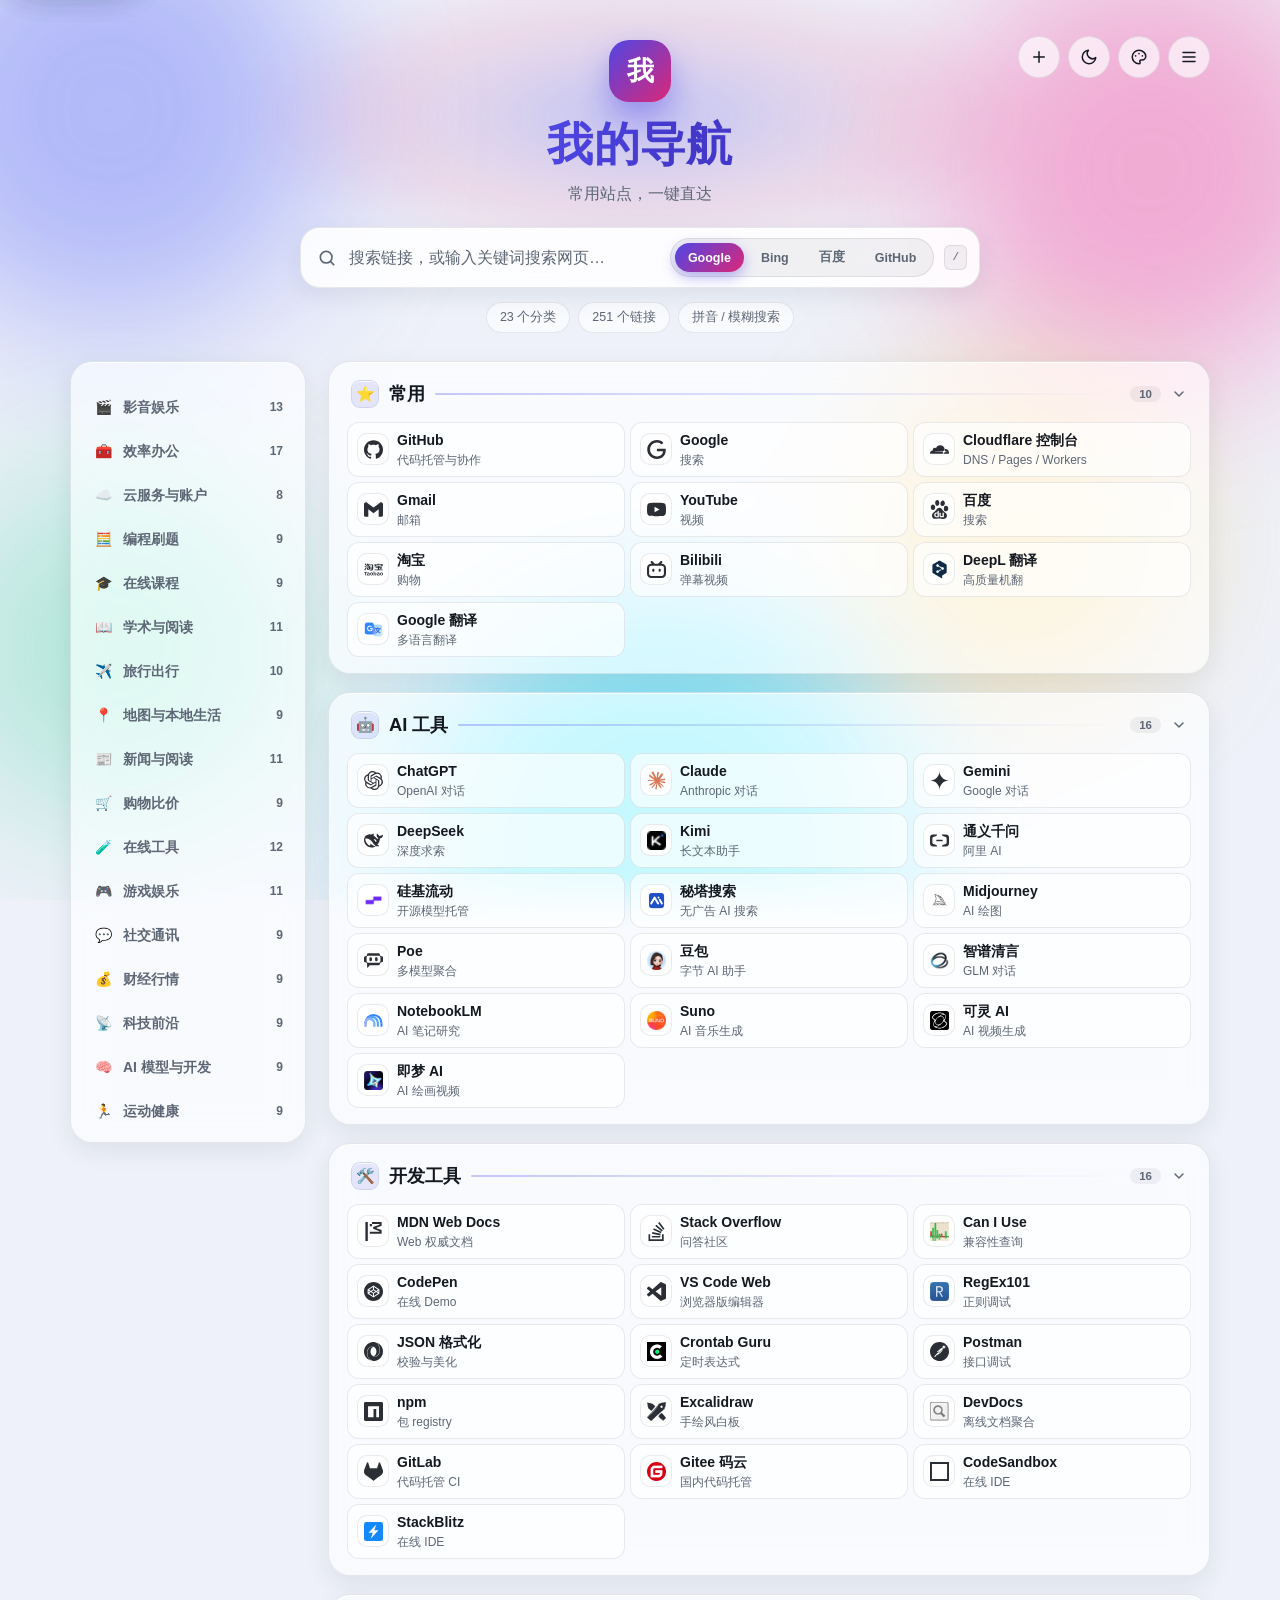
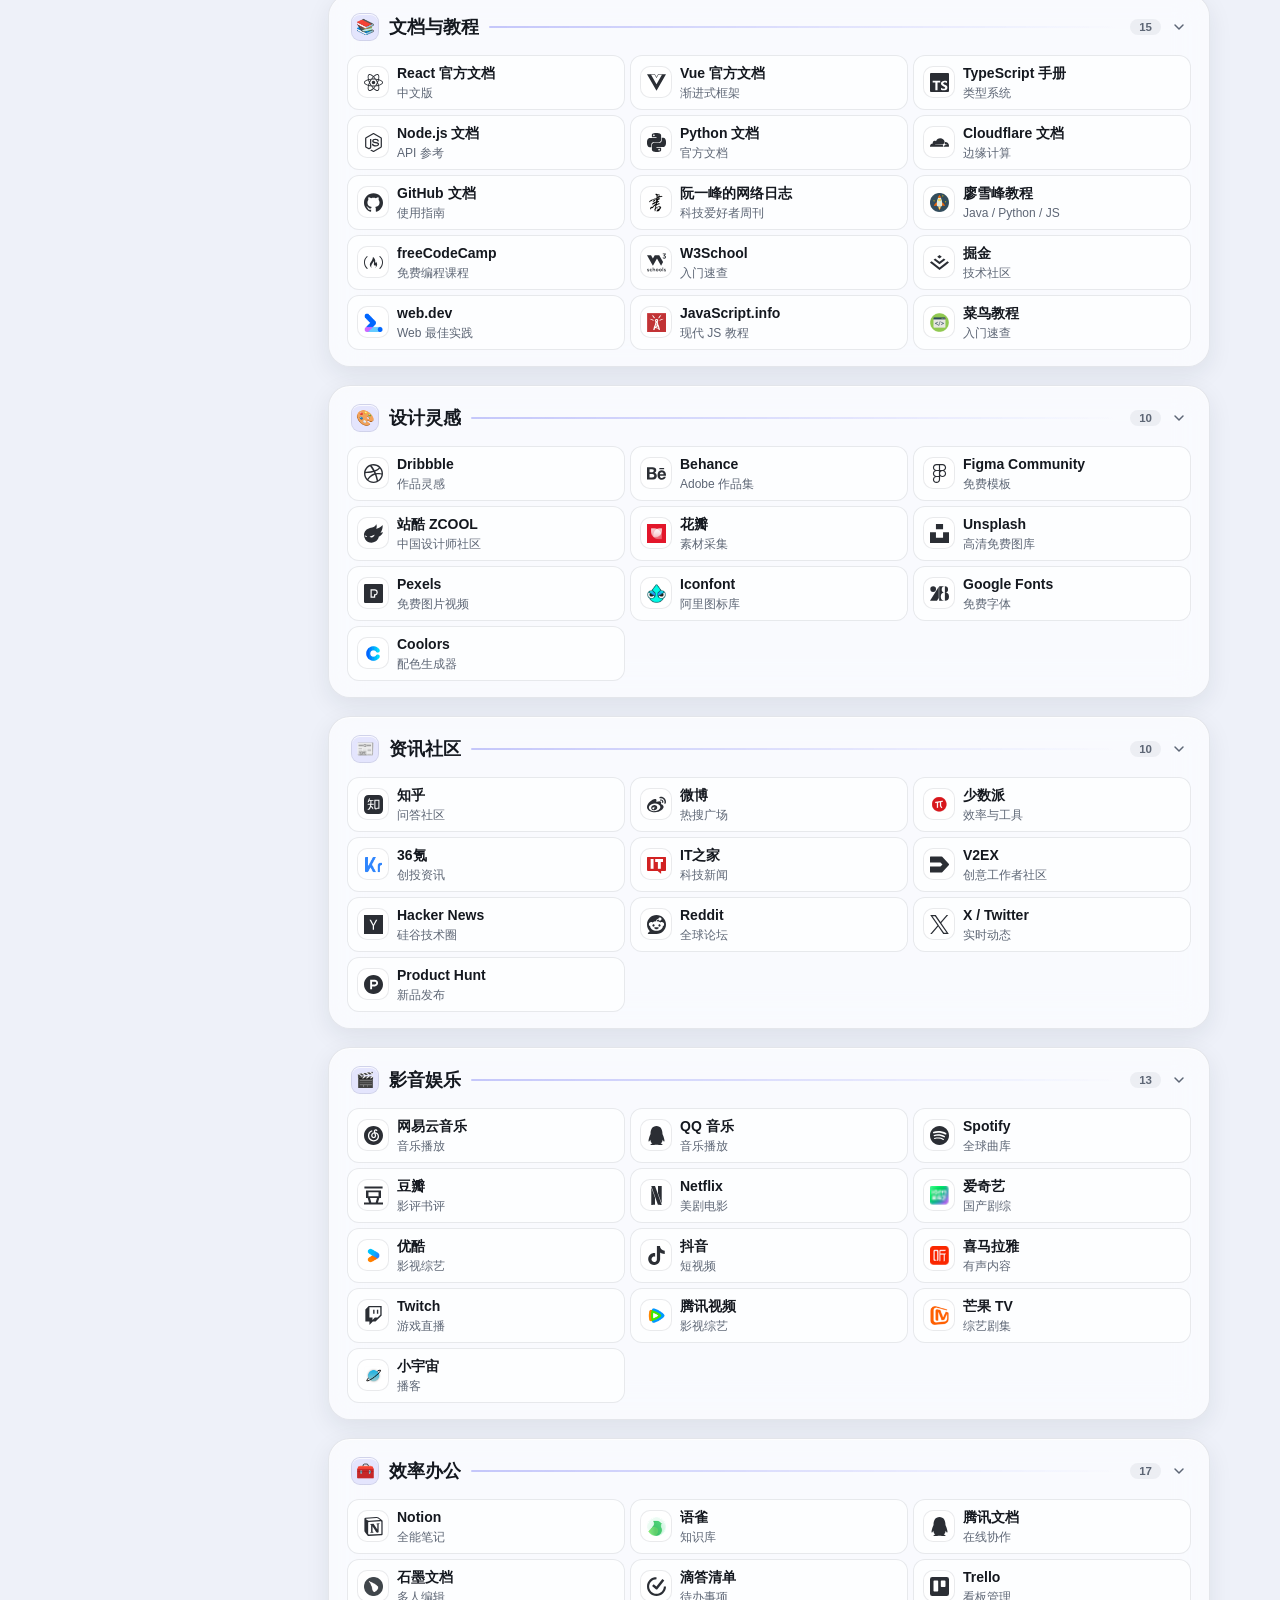
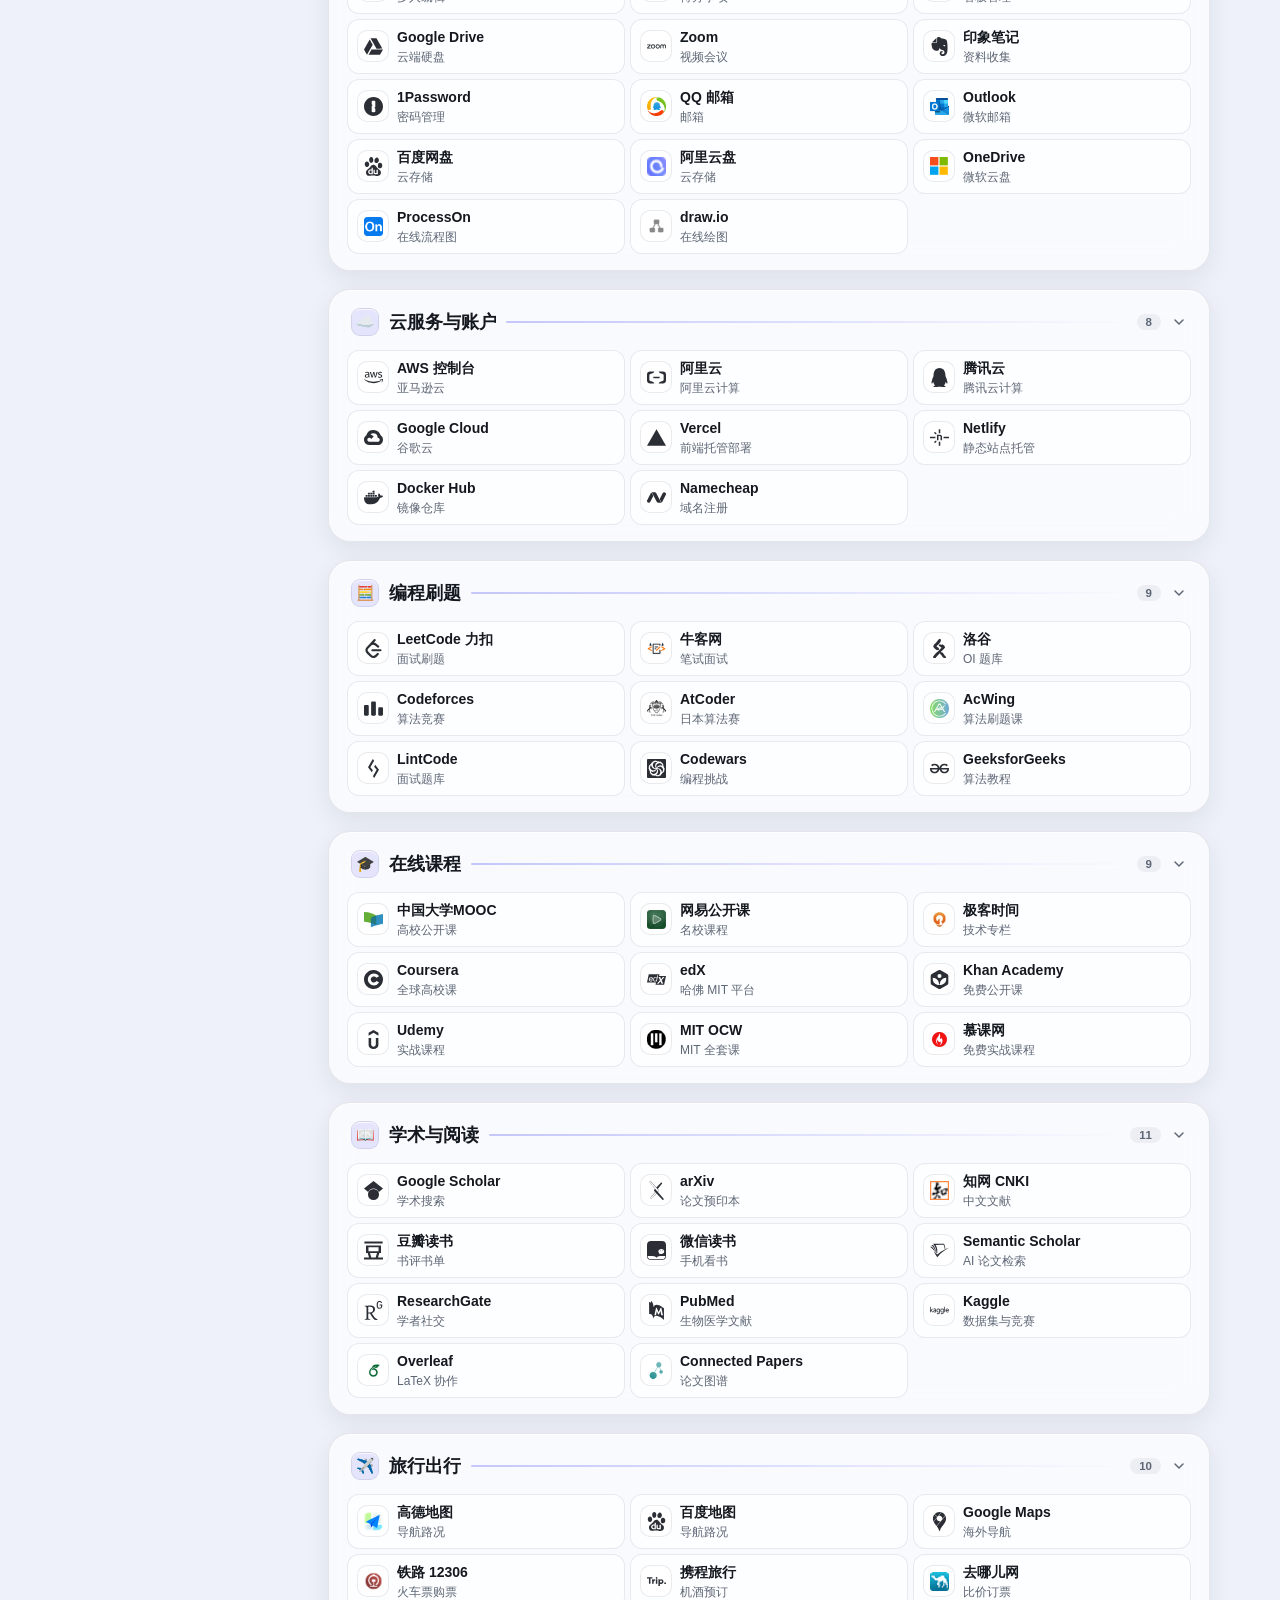
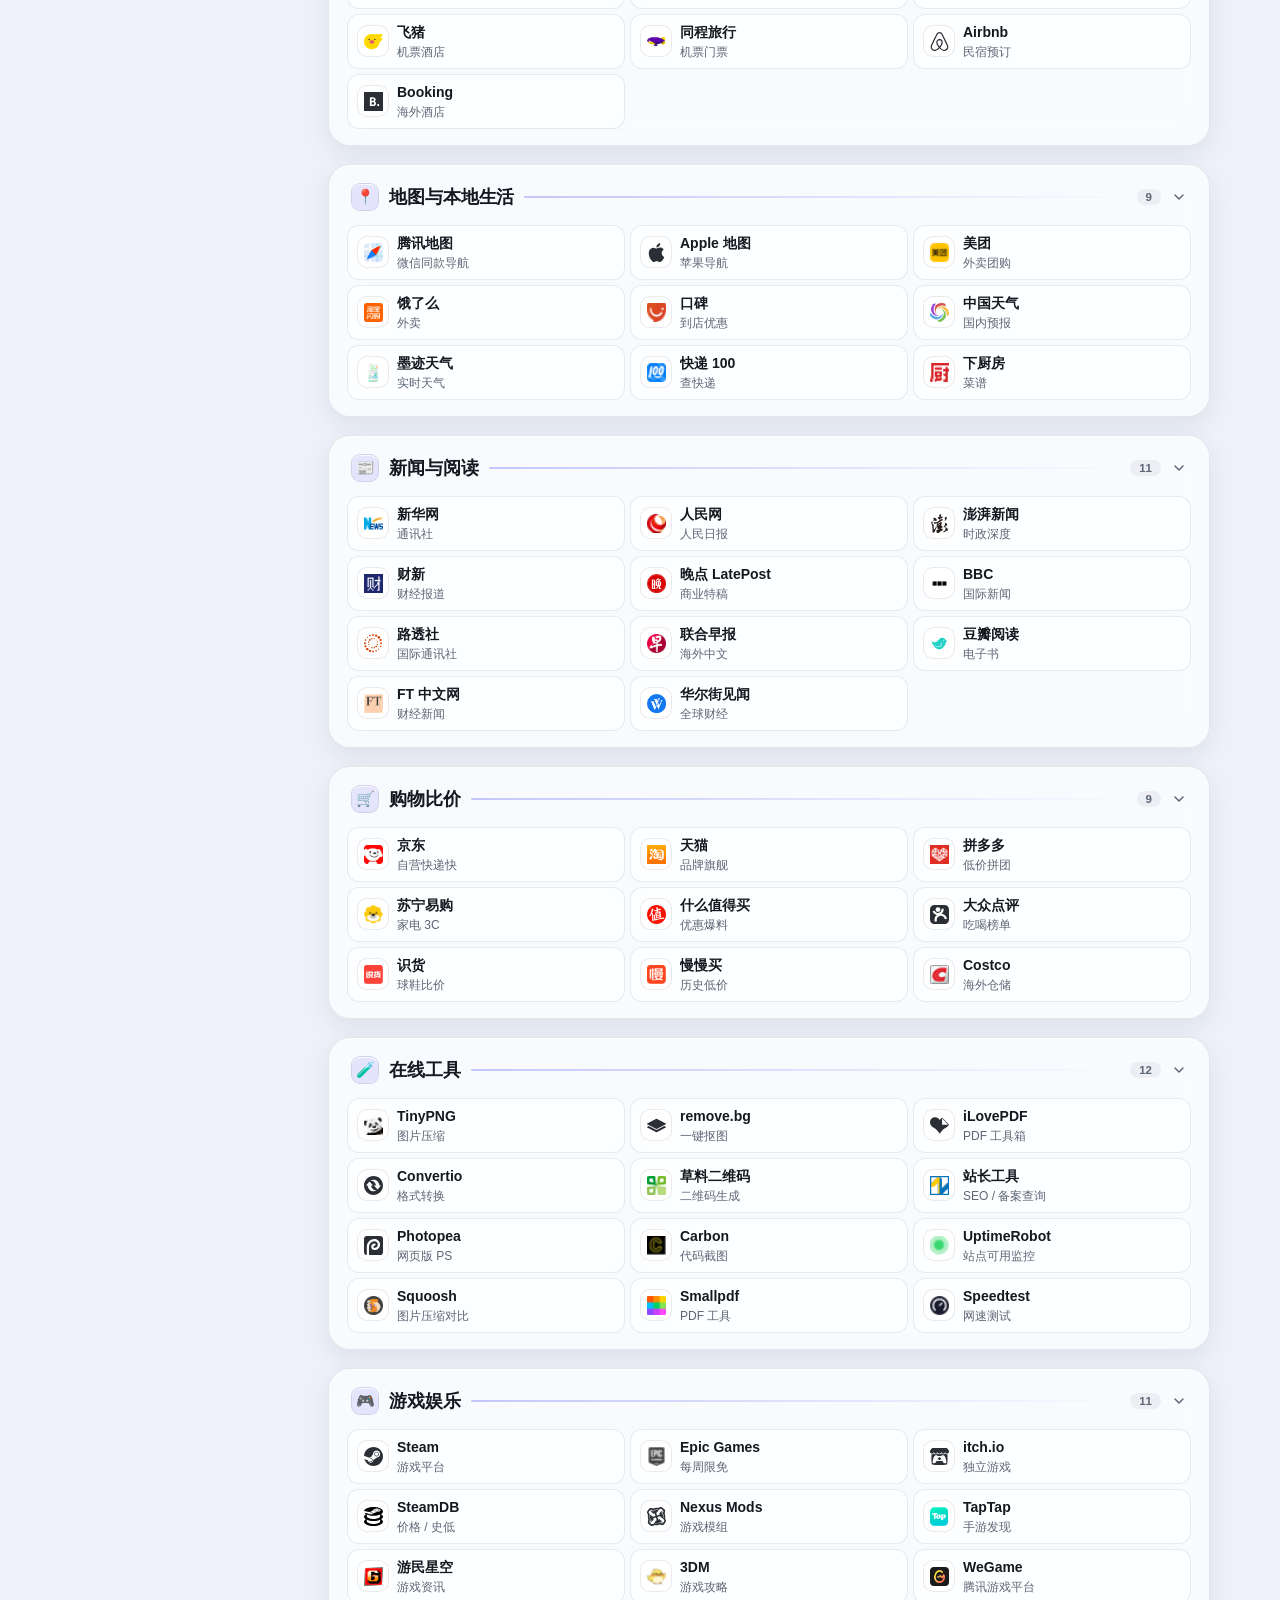
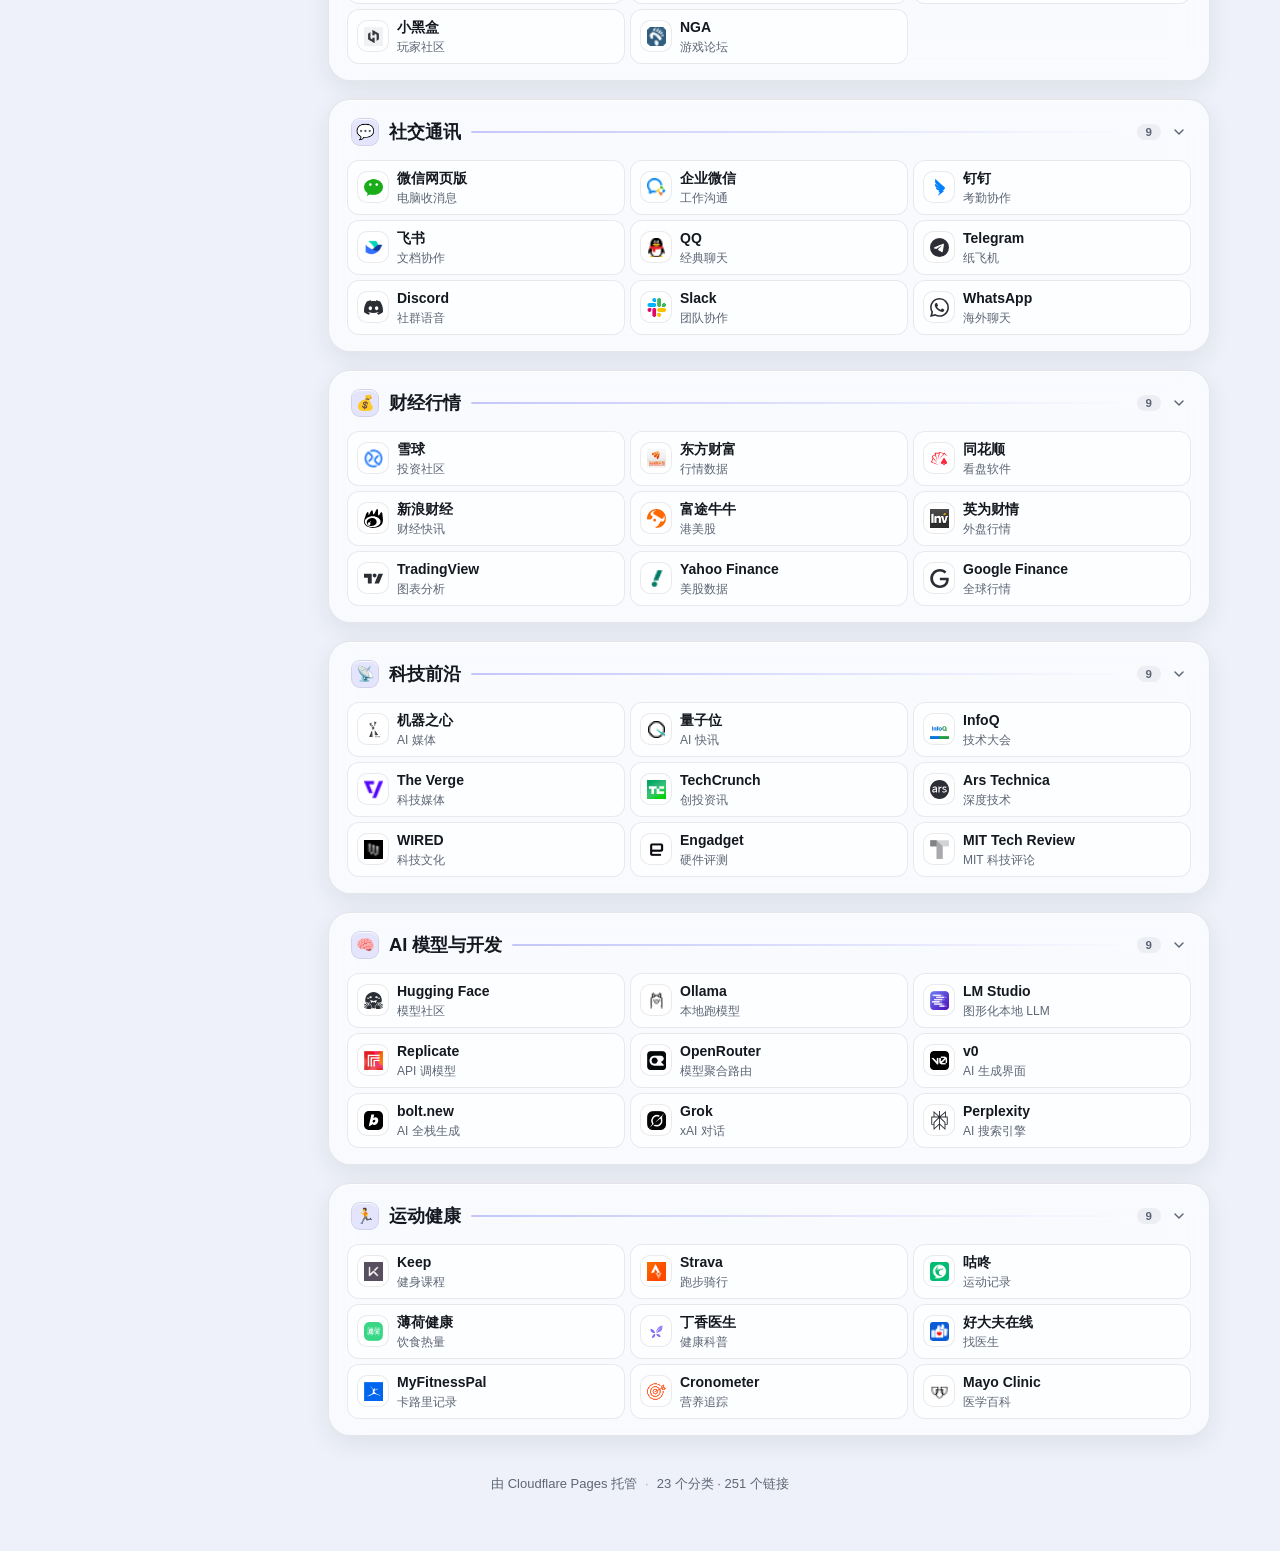
<file: index.html>
<!DOCTYPE html>
<html lang="zh-CN">
<head>
  <meta charset="UTF-8">
  <meta name="viewport" content="width=device-width, initial-scale=1, viewport-fit=cover">
  <title>我的导航</title>
  <meta name="description" content="个人导航站">
  <!-- 与 styles.css 里的 --bg 保持一致，否则 PWA 状态栏和页面顶部有色差 -->
  <meta name="theme-color" content="#0a0c12" media="(prefers-color-scheme: dark)">
  <meta name="theme-color" content="#eef1f9" media="(prefers-color-scheme: light)">
  <meta property="og:type" content="website">
  <meta property="og:title" content="我的导航">
  <meta property="og:description" content="个人导航站 · 常用站点一键直达">
  <link rel="icon" href="data:image/svg+xml,%3Csvg xmlns='http://www.w3.org/2000/svg' viewBox='0 0 64 64'%3E%3Cdefs%3E%3ClinearGradient id='g' x1='0' y1='0' x2='1' y2='1'%3E%3Cstop offset='0' stop-color='%236366f1'/%3E%3Cstop offset='1' stop-color='%23db2777'/%3E%3C/linearGradient%3E%3C/defs%3E%3Crect width='64' height='64' rx='16' fill='url(%23g)'/%3E%3Cpath d='M19 45V19h7l12 16V19h7v26h-7L26 29v16z' fill='%23ffffff'/%3E%3C/svg%3E">
  <!-- PWA：可安装到桌面 / 主屏，离线也能打开 -->
  <link rel="manifest" href="manifest.webmanifest">
  <link rel="apple-touch-icon" href="apple-touch-icon.png">
  <!-- apple-mobile-web-app-capable 已废弃，Chrome / Android 认的是下面这个新写法 -->
  <meta name="mobile-web-app-capable" content="yes">
  <meta name="apple-mobile-web-app-capable" content="yes">
  <meta name="apple-mobile-web-app-title" content="导航">
  <meta name="apple-mobile-web-app-status-bar-style" content="black-translucent">
  <link rel="stylesheet" href="styles.css">
  <script>
    /* 必须在 data.js 之前注册：捕获配置文件的语法 / 运行时错误，避免白屏 */
    window.__CONFIG_ERROR__ = null;
    window.addEventListener(
      "error",
      function (e) {
        try {
          if (window.__APP_READY__ || !e || !e.message) return;
          var target = e.target || {};
          var src = target.src || e.filename || "";
          /* app.js 自己的问题由内部 try/catch 展示；这里只抓配置脚本 */
          if (!/\.js(\?|#|$)/.test(src) || /app\.js/.test(src)) return;
          window.__CONFIG_ERROR__ = {
            file: String(src).split("/").pop(),
            message: e.message || "未知错误",
            line: e.lineno || 0,
            col: e.colno || 0,
          };
        } catch (err) {}
      },
      true
    );
  </script>
</head>
<body>
  <a class="skip-link" href="#content">跳到主要内容</a>
  <a class="skip-link skip-link--2" href="#search-input">跳到搜索框</a>
  <a class="skip-link skip-link--3" href="#side-nav">跳到分类导航</a>
  <div class="blobs" aria-hidden="true">
    <span class="blob blob-1"></span>
    <span class="blob blob-2"></span>
    <span class="blob blob-3"></span>
    <span class="blob blob-4"></span>
    <span class="blob blob-5"></span>
  </div>

  <div class="page">
    <!-- ─────────── Hero ─────────── -->
    <header class="hero">
      <div class="hero-tools">
        <button id="add-toggle" class="icon-btn" type="button" aria-label="添加链接" title="添加链接" aria-expanded="false" aria-controls="add-pop"></button>
        <button id="theme-toggle" class="icon-btn" type="button" aria-label="切换深浅色主题" title="切换主题"></button>
        <button id="palette-toggle" class="icon-btn" type="button" aria-label="选择配色" title="配色主题" aria-expanded="false" aria-controls="palette-pop"></button>
        <button id="view-toggle" class="icon-btn" type="button" aria-label="切换网格 / 列表视图" title="切换视图"></button>
        <div class="palette-pop" id="palette-pop" role="group" aria-label="配色选择" hidden></div>
        <form class="add-pop" id="add-pop" hidden>
          <p class="add-title">添加到「我的收藏」</p>
          <label class="add-field">名称<input id="add-name" type="text" maxlength="40" autocomplete="off" required></label>
          <label class="add-field">网址<input id="add-url" type="url" inputmode="url" placeholder="https://" autocomplete="off" required></label>
          <label class="add-field">备注<input id="add-desc" type="text" maxlength="40" autocomplete="off"></label>
          <p class="add-error" id="add-error" role="alert" hidden></p>
          <div class="add-actions">
            <button type="submit" class="add-primary">添加</button>
            <button type="button" id="add-import" class="add-secondary">导入书签</button>
            <button type="button" id="add-export" class="add-secondary">导出</button>
          </div>
          <p class="add-note">只存在这台浏览器里，不改配置文件。换设备前先导出。</p>
          <input id="add-file" type="file" accept=".html,.htm,text/html" hidden>
        </form>
      </div>

      <div class="hero-inner">
        <span class="brand-mark" id="brand-mark" aria-hidden="true">导</span>
        <h1 id="site-name">我的导航</h1>
        <p class="subtitle" id="site-subtitle"></p>

        <div class="search-wrap">
          <form id="search-form" class="search-box" autocomplete="off">
            <svg class="search-icon" viewBox="0 0 24 24" width="20" height="20" aria-hidden="true">
              <circle cx="11" cy="11" r="7" fill="none" stroke="currentColor" stroke-width="2"></circle>
              <path d="M20 20l-3.5-3.5" fill="none" stroke="currentColor" stroke-width="2" stroke-linecap="round"></path>
            </svg>

            <input id="search-input" class="search-input" type="search" placeholder="搜索链接，或输入关键词搜索网页…" aria-label="搜索" role="combobox" aria-autocomplete="list" aria-expanded="false" aria-controls="suggestions">

            <div class="engines" id="engines" role="radiogroup" aria-label="搜索引擎"></div>

            <kbd class="kbd" title="按 / 或 Ctrl K 聚焦搜索">/</kbd>
          </form>

          <div class="suggestions" id="suggestions" role="listbox" aria-label="搜索建议" hidden></div>
        </div>

        <p class="search-hint" id="search-hint" role="status" aria-live="polite" hidden></p>

        <div class="stats" id="hero-stats"></div>
      </div>
    </header>

    <!-- ─────────── 主体：侧边栏 + 内容 ─────────── -->
    <div class="layout">
      <aside class="sidebar">
        <nav class="side-nav" id="side-nav" aria-label="分类导航" tabindex="-1"></nav>
      </aside>

      <main class="content" id="content" tabindex="-1">
        <section class="panel panel-recent" id="panel-recent" hidden>
          <div class="panel-head panel-head-static">
            <span class="cat-emoji" aria-hidden="true">⏱</span>
            <span class="panel-title">常用站点</span>
            <span class="count" id="recent-count">0</span>
            <span class="rule" aria-hidden="true"></span>
          </div>
          <div class="panel-body">
            <div class="link-grid" id="recent-grid"></div>
          </div>
        </section>

        <!-- 分类面板由 app.js 按 data.js 渲染 -->

        <p class="empty" id="empty" hidden></p>
      </main>
    </div>

    <footer class="site-footer">
      <span id="footer-text"></span>
      <span class="dot" aria-hidden="true">·</span>
      <span id="stats"></span>
    </footer>
  </div>

  <button id="to-top" class="to-top" type="button" aria-label="回到顶部" title="回到顶部" hidden>
    <svg viewBox="0 0 24 24" width="18" height="18" fill="none" stroke="currentColor" stroke-width="2.2" stroke-linecap="round" stroke-linejoin="round" aria-hidden="true"><path d="M12 19V5M5 12l7-7 7 7"/></svg>
  </button>

  <script src="data.js"></script>
  <script src="icons.js"></script>
  <!-- 位图图标库 br 约 239KB，占首屏大头。async + preload：和 CSS 并行下载，
       但不挡首屏渲染；到货后 app.js 的 watchBitmapLibrary() 会补图标。 -->
  <link rel="preload" href="icons-img.js" as="script">
  <script src="icons-img.js" id="icons-img-script" async></script>
  <script src="app.js" type="module"></script>
</body>
</html>
</file>
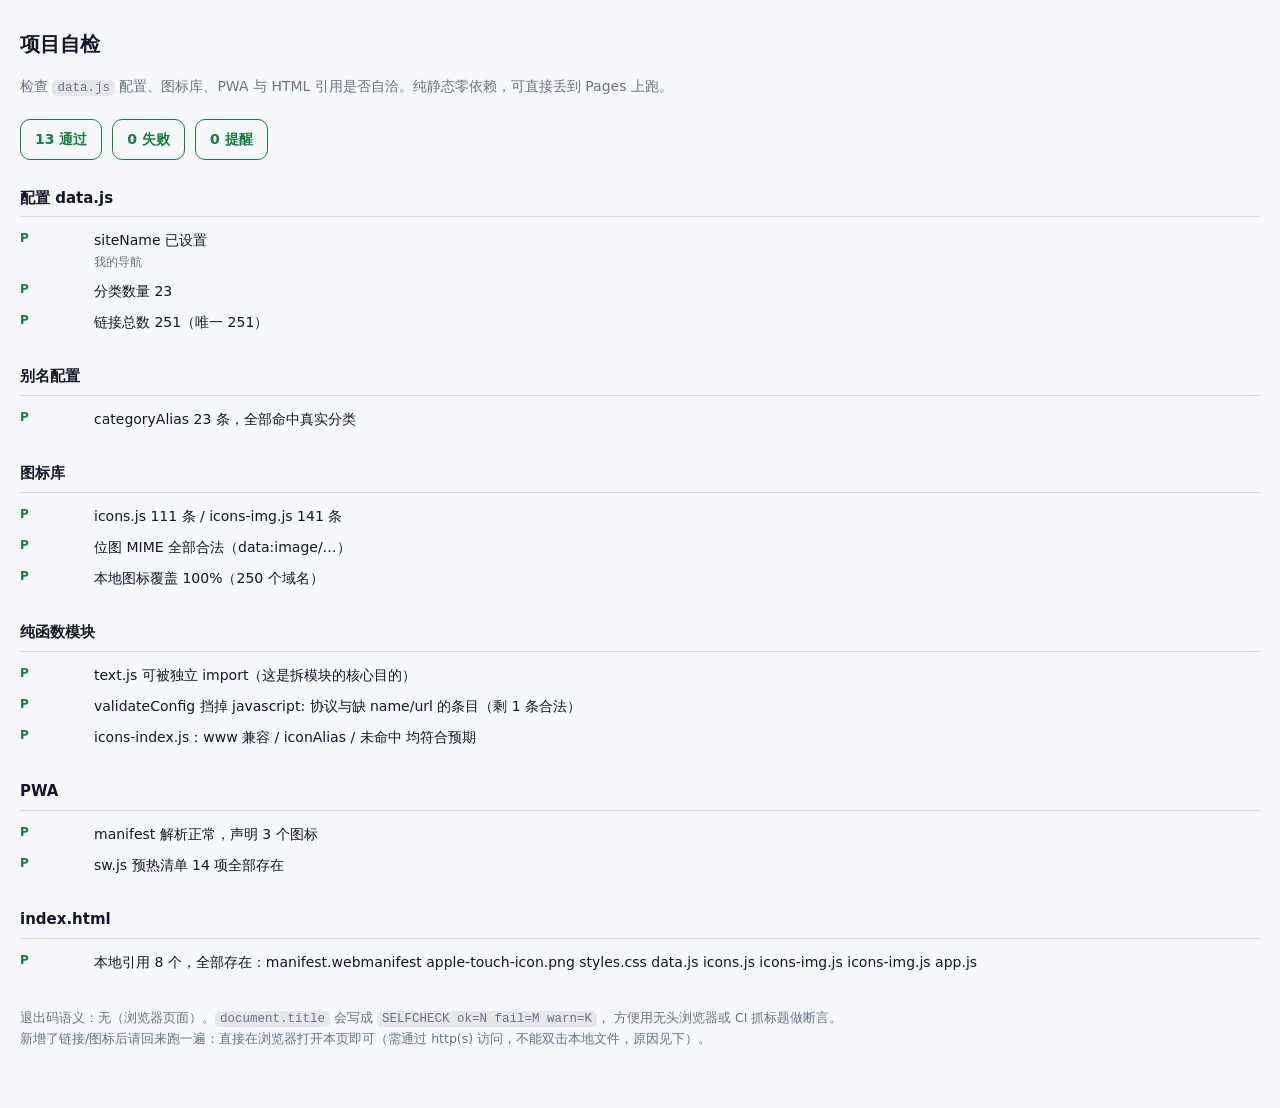
<file: tests.html>
<!DOCTYPE html>
<html lang="zh-CN">
<head>
<meta charset="UTF-8">
<meta name="viewport" content="width=device-width, initial-scale=1">
<title>自检</title>
<!-- 自检页刻意不加载 styles.css / app.js：它必须独立于被测代码，
     自己重新实现一遍规则，否则 app.js 里的 bug 会被自检页原样继承 -->
<style>
  :root { color-scheme: light dark; --ok: #15803d; --bad: #b91c1c; --warn: #a16207; --dim: #64748b; }
  * { box-sizing: border-box; }
  body { margin: 0; padding: 28px 20px 60px; font: 14px/1.65 system-ui, "PingFang SC", "Microsoft YaHei", sans-serif;
         background: #f6f8fc; color: #0f172a; }
  @media (prefers-color-scheme: dark) { body { background: #0a0c12; color: #e6e9f0; } }
  h1 { font-size: 20px; margin: 0 0 4px; }
  .sub { color: var(--dim); margin-bottom: 20px; }
  .bar { display: flex; gap: 10px; flex-wrap: wrap; margin-bottom: 18px; }
  .chip { padding: 8px 14px; border-radius: 10px; font-weight: 700; border: 1px solid currentColor; }
  .pass { color: var(--ok); } .fail { color: var(--bad); } .warn { color: var(--warn); }
  h2 { font-size: 15px; margin: 26px 0 8px; padding-bottom: 6px; border-bottom: 1px solid rgba(128,128,128,.25); }
  .row { display: grid; grid-template-columns: 64px 1fr; gap: 10px; padding: 4px 0; align-items: start; }
  .tag { font-weight: 800; font-size: 12px; letter-spacing: .04em; }
  .tag.P { color: var(--ok); } .tag.F { color: var(--bad); } .tag.W { color: var(--warn); }
  .msg { word-break: break-word; }
  .msg small { color: var(--dim); display: block; }
  code { background: rgba(128,128,128,.14); padding: 1px 5px; border-radius: 5px; font-size: 12.5px; }
  .fix { color: var(--dim); font-size: 12.5px; margin-top: 2px; }
  footer { margin-top: 30px; color: var(--dim); font-size: 12.5px; }
</style>
</head>
<body>
<h1>项目自检</h1>
<p class="sub">检查 <code>data.js</code> 配置、图标库、PWA 与 HTML 引用是否自洽。纯静态零依赖，可直接丢到 Pages 上跑。</p>

<div class="bar" id="bar"></div>
<div id="out"></div>

<footer>
  退出码语义：无（浏览器页面）。<code>document.title</code> 会写成 <code>SELFCHECK ok=N fail=M warn=K</code>，
  方便用无头浏览器或 CI 抓标题做断言。<br>
  新增了链接/图标后请回来跑一遍：直接在浏览器打开本页即可（需通过 http(s) 访问，不能双击本地文件，原因见下）。
</footer>

<script>
  /* 自检必须看"当前文件"，不能被浏览器缓存骗了：配置和图标库一旦改动，
     而自检页读到的是旧缓存，报出来的"没问题"就是假的。
     所以这里统一带一个时间戳绕开缓存（只影响本页取数，不改线上任何文件）。 */
  (function () {
    var t = Date.now();
    ["data.js", "icons.js", "icons-img.js"].forEach(function (f) {
      var s = document.createElement("script");
      s.src = f + "?cb=" + t;
      document.write('<script src="' + s.src + '"><\/script>');
    });
  })();
</script>
<script>
(function () {
  "use strict";

  const results = [];
  const pending = []; // 异步检查的 promise，渲染前要等它们全部落地
  const push = (level, group, msg, detail) => results.push({ level, group, msg, detail });
  const ok = (g, m, d) => push("P", g, m, d);
  const bad = (g, m, d) => push("F", g, m, d);
  const warn = (g, m, d) => push("W", g, m, d);

  const norm = (h) => String(h || "").replace(/^www\./, "").toLowerCase();
  const hostOf = (u) => { try { return new URL(u).hostname; } catch (e) { return ""; } };

  /* ───────────────── 0. 纯函数模块自检 ─────────────────
     前面那些检查是"独立重写一遍规则"（故意不信任 app.js）；
     这一组相反：直接 import 线上真正在跑的三个模块，测它们的真实行为。
     这也是拆模块的意义 —— 以前 app.js 是个 IIFE，这里什么都测不到。 */
  const GM = "纯函数模块";
  const cb = Date.now();
  pending.push(
    Promise.all([
      import("./js/text.js?cb=" + cb),
      import("./js/config.js?cb=" + cb),
      import("./js/icons-index.js?cb=" + cb),
    ]).then(([text, config, icons]) => {
      const eq = (a, b) => JSON.stringify(a) === JSON.stringify(b);

      /* —— text.js —— */
      ok(GM, "text.js 可被独立 import（这是拆模块的核心目的）");
      if (!eq(text.tokenize("  GitHub  版本 "), ["github", "版本"])) bad(GM, "tokenize 分词不对", text.tokenize("  GitHub  版本 ").join("|"));
      if (!eq(text.tokenize("　　"), [])) bad(GM, "tokenize 对纯空白应返回空数组");
      if (text.foldText("ＧＩＴＨＵＢ") !== "github") bad(GM, "foldText 没有把全角归一化成半角", text.foldText("ＧＩＴＨＵＢ"));
      if (text.subseqPenalty("github", "zzz") !== -1) bad(GM, "subseqPenalty 不匹配时应返回 -1");
      if (text.subseqPenalty("github", "gthb") < 0) bad(GM, "subseqPenalty 子序列应能匹配");

      const hay = text.foldText ? {
        name: "github", py: "gh", pyFull: "github", desc: "code", url: "https://github.com",
        cat: "常用", catPy: "cy", catPyFull: "changyong",
      } : null;
      const sName = text.scoreToken(hay, "github");
      const sCat = text.scoreToken(hay, "changyong");
      const sMiss = text.scoreToken(hay, "zzzz");
      if (!(sName > sCat)) bad(GM, "打分权重错位：命中站点名应高于命中分类", sName + " vs " + sCat);
      if (sMiss !== -1) bad(GM, "不命中时应返回 -1", String(sMiss));

      /* —— config.js —— */
      const dirty = config.validateConfig({
        siteName: "x",
        categories: [
          { name: "A", links: [{ name: "ok", url: "https://a.com" }, { name: "坏协议", url: "javascript:alert(1)" }, { url: "https://b.com" }] },
          "不是对象",
        ],
      }, null);
      if (dirty.fatal.length) bad(GM, "脏配置不该判为致命错误", dirty.fatal.join(" / "));
      if (dirty.categories.length !== 1 || dirty.categories[0].links.length !== 1) {
        bad(GM, "validateConfig 没能救下合法条目", JSON.stringify(dirty.categories));
      } else ok(GM, "validateConfig 挡掉 javascript: 协议与缺 name/url 的条目（剩 1 条合法）");

      const s = config.normalizeSettings({ recentCount: 1.5, showRecent: "yes", linkOrder: "乱写", faviconProxy: 42 });
      if (s.recentCount !== 1) bad(GM, "recentCount 应夹逼成整数 1", String(s.recentCount));
      if (s.showRecent !== true) bad(GM, 'showRecent:"yes" 应归一化为 true', String(s.showRecent));
      if (s.linkOrder !== "config") bad(GM, "linkOrder 非法值应回落 config", s.linkOrder);
      if (s.faviconProxy !== "") bad(GM, "faviconProxy 非字符串应归一为空串", String(s.faviconProxy));
      /* 边界值：1.5 那条只验了"取整"，负数/超上限才是真正测夹逼的用例 */
      if (config.normalizeSettings({ recentCount: -1 }).recentCount !== 0) bad(GM, "recentCount 负数应夹到 0");
      if (config.normalizeSettings({ recentCount: 999 }).recentCount !== 50) bad(GM, "recentCount 超上限应夹到 50");
      if (config.normalizeSettings({ recentCount: "abc" }).recentCount !== 8) bad(GM, "recentCount 非法值应回落默认 8");

      if (config.safeUrl("javascript:alert(1)") !== "") bad(GM, "safeUrl 竟然放行了 javascript:");
      if (config.safeUrl("https://ok.com") !== "https://ok.com") bad(GM, "safeUrl 误伤了正常 https 链接");

      /* —— icons-index.js —— */
      const idx = icons.buildIconIndex({ "a.com": "<svg/>" }, { "b.com": "[data-uri]" }, { "new-a.com": "a.com" });
      const find = icons.createLocalIconLookup(idx);
      if (find("www.a.com") !== "<svg/>") bad(GM, "图标索引：www. 前缀兼容失效");
      if (find("b.com") !== "[data-uri]") bad(GM, "图标索引：位图查不到");
      if (find("new-a.com") !== "<svg/>") bad(GM, "图标索引：iconAlias 没接上");
      if (find("nope.com") !== "") bad(GM, "图标索引：未命中时应返回空串");
      ok(GM, "icons-index.js：www 兼容 / iconAlias / 未命中 均符合预期");
    }).catch((e) => bad(GM, "模块 import 失败", e.message))
  );

  /* ───────────────── 1. data.js 结构 ───────────────── */
  const G = "配置 data.js";
  const SITE = window.SITE;
  /* SITE 可能是 undefined（data.js 没加载 / 语法报错），categories 也可能不是数组
     —— js/config.js 把这两种都判为致命错误，是真实场景。本页存在的意义就是在
     data.js 坏掉时还能报出原因，所以下面每一处取 SITE 都必须扛得住这两种脏数据，
     否则一个未捕获异常就让整页空白，连报错都显示不出来。 */
  const cats = SITE && Array.isArray(SITE.categories) ? SITE.categories : [];

  if (!SITE) { bad(G, "读不到 window.SITE", "data.js 是不是没加载成功 / 语法报错？"); }
  else if (!Array.isArray(SITE.categories)) {
    bad(G, "window.SITE.categories 不是数组", "当前类型是 " + typeof SITE.categories);
  }
  else {
    ok(G, "siteName 已设置", SITE.siteName);
    if (!cats.length) bad(G, "categories 为空");
    else ok(G, "分类数量 " + cats.length);

    const catNames = new Set();
    /* 跨分类的链接重名 → 搜索和"常用站点"按名字展示时会撞车，
       排序记录（nav:link-order:<分类名>）是按分类分键的所以不冲突。
       之前这里只建了 Set 从没比对过，等于这条规则从未真正生效。 */
    const linkNames = new Map();
    const allUrls = new Map();
    const pySeen = new Map();
    let linkCount = 0;

    cats.forEach((cat, ci) => {
      /* 分类项本身可能是 null / 字符串这类脏数据（validateConfig 会跳过并报 issue，
         这里也要跳过而不是跟着崩，否则后面所有检查都跑不到） */
      if (!cat || typeof cat !== "object") {
        bad(G, "第 " + (ci + 1) + " 个分类不是对象", "app.js 会跳过它");
        return;
      }
      const where = "第 " + (ci + 1) + " 个分类「" + (cat.name || "(无名)") + "」";
      if (!cat.name) bad(G, where + " 缺少 name");
      else if (catNames.has(cat.name)) bad(G, "分类名重复：" + cat.name, "分类名同时是折叠状态和排序记录的 localStorage 键，重名会互相覆盖");
      else catNames.add(cat.name);

      if (!Array.isArray(cat.links)) { bad(G, where + " 的 links 不是数组"); return; }
      if (!cat.links.length) warn(G, where + " 没有任何链接");

      const inCat = new Set();
      cat.links.forEach((link, li) => {
        if (!link || typeof link !== "object") {
          bad(G, where + " 第 " + (li + 1) + " 条不是对象");
          return;
        }
        linkCount++;
        const at = where + " 第 " + (li + 1) + " 条「" + (link.name || "(无名)") + "」";
        if (!link.name) bad(G, at + " 缺少 name");
        if (!link.url) bad(G, at + " 缺少 url");
        else {
          /* app.js 的 safeUrl 只放行 http(s)，本站全量走 https（Pages 也是 https）。
             这里只判一次 http:// —— 之前"不是 https"和"用了 http"两条规则重叠，
             同一个 http:// 地址会被报两次失败。 */
          if (/^http:\/\//i.test(link.url)) bad(G, at + " 用了 http://", link.url + "（改成 https://）");
          else if (!/^https:\/\//i.test(link.url)) bad(G, at + " 的 url 不是 http(s)", link.url);
          if (allUrls.has(link.url)) bad(G, "url 重复：" + link.url, "已出现在「" + allUrls.get(link.url) + "」，可考虑归到同一分类或其一用 iconAlias");
          else allUrls.set(link.url, link.name);
        }
        if (link.name && inCat.has(link.name)) bad(G, at + " 与本分类内其它条目重名");
        if (link.name) inCat.add(link.name);
        if (link.name) {
          if (linkNames.has(link.name)) {
            bad(G, "链接名跨分类重复：" + link.name, "同时出现在「" + linkNames.get(link.name) + "」和「" + (cat.name || "(无名)") + "」");
          } else linkNames.set(link.name, cat.name || "(无名)");
        }
        /* py 撞车会让拼音搜索同时命中两个完全不同的站点 */
        if (link.py) {
          if (pySeen.has(link.py)) bad(G, "py 撞车：" + link.py, "「" + pySeen.get(link.py) + "」和「" + link.name + "」共用同一个 py，搜它会同时命中两个；py 要填站点自己的拼音缩写");
          else pySeen.set(link.py, link.name);
        }
      });
    });
    ok(G, "链接总数 " + linkCount + "（唯一 " + allUrls.size + "）");
  }

  /* ───────────────── 2. 别名 ───────────────── */
  const GA = "别名配置";
  const cats2 = cats;
  const alias = (SITE && SITE.categoryAlias) || {};
  const catNameSet = new Set(cats2.filter((c) => c && typeof c === "object").map((c) => c.name));
  const aliasKeys = Object.keys(alias);
  if (!aliasKeys.length) warn(GA, "categoryAlias 是空的", "搜分类只能靠分类名本身");
  aliasKeys.forEach((k) => {
    if (!catNameSet.has(k)) bad(GA, "categoryAlias 指向不存在的分类：" + k, "分类改名后这里会变成孤儿键");
  });
  if (aliasKeys.length) ok(GA, "categoryAlias " + aliasKeys.length + " 条，全部命中真实分类");

  /* ───────────────── 3. 图标库 ───────────────── */
  const GI = "图标库";
  const SVG = window.ICONS || {};
  const IMG = window.ICONS_IMG || {};
  const svgKeys = Object.keys(SVG);
  const imgKeys = Object.keys(IMG);
  const imgIndex = Object.create(null);
  [SVG, IMG].forEach((src) => Object.keys(src).forEach((k) => { const b = norm(k); if (!imgIndex[b]) imgIndex[b] = src[k]; }));
  Object.keys(alias || {}); // 保持读取顺序
  const iconAlias = (SITE && SITE.iconAlias) || {};
  Object.keys(iconAlias).forEach((k) => {
    const from = norm(iconAlias[k]);
    if (!imgIndex[from]) bad(GI, "iconAlias 的目标不在图标库里：" + iconAlias[k], "key 是 " + k);
  });
  Object.keys(iconAlias).forEach((k) => { const b = norm(k); if (iconAlias[k] && !imgIndex[b] && imgIndex[norm(iconAlias[k])]) imgIndex[b] = imgIndex[norm(iconAlias[k])]; });
  if (!svgKeys.length && !imgKeys.length) bad(GI, "两个图标库都是空的", "所有站点都会退化成首字母");
  else ok(GI, "icons.js " + svgKeys.length + " 条 / icons-img.js " + imgKeys.length + " 条");

  /* data: URI 一律要 image/ 前缀，否则浏览器不认（历史踩过的坑）。
     注意 app.js 载入时会自动把 data:png / data:svg 补成 data:image/…，
     所以这类脏数据不会白屏，只是白占体积 —— 提示而不算失败。 */
  let badMime = 0;
  Object.keys(IMG).forEach((k) => { if (!/^data:image\//i.test(IMG[k])) badMime++; });
  if (badMime) warn(GI, badMime + " 条位图不是 data:image/…", "app.js 会自动补全前缀，功能不受影响；重跑 get-icons.ps1 可清理干净");
  else ok(GI, "位图 MIME 全部合法（data:image/…）");

  /* 覆盖率：没有本地图标的站点会退化成首字母 */
  const hosts = new Set();
  cats.forEach((c) => (c && Array.isArray(c.links) ? c.links : []).forEach((l) => {
    const h = norm(l && l.url ? hostOf(l.url) : "");
    if (h) hosts.add(h);
  }));
  const missing = [...hosts].filter((h) => !imgIndex[h]).sort();
  if (!hosts.size) {
    /* data.js 坏了导致一个域名都取不到：这时覆盖率算出来是 NaN，
       打印成"100%（0 个域名）"会给人一切正常的错觉。 */
    warn(GI, "取不到任何域名，跳过图标覆盖率检查", "通常是上面的 data.js 检查已经失败了");
  } else {
    const cov = Math.round(((hosts.size - missing.length) / hosts.size) * 100);
    if (missing.length) warn(GI, "本地图标覆盖 " + cov + "%（缺 " + missing.length + " 个）", missing.join(", "));
    else ok(GI, "本地图标覆盖 100%（" + hosts.size + " 个域名）");
  }

  /* 图标库里有、但 data.js 已经不引用的条目：白占体积 */
  /* 两侧口径必须一致，且 alias 的**目标值**也要算"在用"：
     iconAlias 把新域名（data.js 里真正写的 url，如 kimi.com）
     接到图标库里的老 key（如 kimi.moonshot.cn）上。老 key 不会出现在
     hosts 里，但图标确实通过 alias 被用掉了 —— 不排除就会把
     claude.ai / kimi.moonshot.cn / v0.dev 误判成白占体积的多余条目。 */
  const aliasInUse = (k) => {
    const n = norm(k);
    return Object.keys(iconAlias).some((a) => norm(a) === n || norm(iconAlias[a]) === n);
  };
  const orphanSvg = svgKeys.filter((k) => !hosts.has(norm(k)) && !aliasInUse(k));
  const orphanImg = imgKeys.filter((k) => !hosts.has(norm(k)) && !aliasInUse(k));
  if (orphanSvg.length + orphanImg.length > hosts.size * 0.25 && hosts.size) {
    warn(GI, "图标库可能有多余条目（" + (orphanSvg.length + orphanImg.length) + " 个域名已不在 data.js）",
      "数量超过域名的 1/4 才提示；确认无用后可从 icons.js / icons-img.js 里删");
  }

  /* ───────────────── 4. PWA ───────────────── */
  const GP = "PWA";
  pending.push(
    fetch("manifest.webmanifest", { cache: "no-store" })
      .then((r) => (r.ok ? r.json() : Promise.reject(new Error("HTTP " + r.status))))
      .then((m) => {
        const icons = (m.icons || []).map((i) => i.src);
        if (!icons.length) bad(GP, "manifest 没有声明任何图标", "装成 PWA 后会是默认图标");
        else ok(GP, "manifest 解析正常，声明 " + icons.length + " 个图标");
        return Promise.all(icons.map((src) => fetch(src, { method: "HEAD" }).then((r) => src + " " + r.status)));
      })
      .then((rows) => (rows || []).forEach((row) => { if (!/ 200$/.test(row)) bad(GP, "manifest 里的图标取不到：" + row); }))
      .catch((e) => bad(GP, "manifest 检查失败", e.message))
  );

  pending.push(
    fetch("sw.js", { cache: "no-store" })
      .then((r) => (r.ok ? r.text() : Promise.reject(new Error("HTTP " + r.status))))
      .then((t) => {
        const list = (t.match(/const CORE = \[([\s\S]*?)\]/) || [, ""])[1];
        const files = (list.match(/"([^"]+)"/g) || []).map((s) => s.replace(/"/g, "")).filter((f) => f && f !== "./");
        return Promise.all(files.map((f) => fetch(f, { method: "HEAD" }).then((r) => ({ f, ok: r.ok }))));
      })
      .then((rows) => {
        const miss = (rows || []).filter((x) => !x.ok).map((x) => x.f);
        if (miss.length) bad(GP, "sw.js 预热清单里有不存在的文件", miss.join(", "));
        else ok(GP, "sw.js 预热清单 " + ((rows || []).length) + " 项全部存在");
      })
      .catch((e) => bad(GP, "sw.js 检查失败", e.message))
  );

  /* ───────────────── 5. HTML 引用 ───────────────── */
  const GH = "index.html";
  pending.push(
    fetch("index.html", { cache: "no-store" })
      .then((r) => (r.ok ? r.text() : Promise.reject(new Error("HTTP " + r.status))))
      .then((html) => {
        const refs = [];
        const re = /(?:src|href)="([^"#][^"]*)"/g;
        let m;
        while ((m = re.exec(html))) {
          const u = m[1];
          if (/^(https?:|data:|mailto:|javascript:|#)/i.test(u)) continue;
          refs.push(u);
        }
        if (/\son(click|load|error|input|change)\s*=/i.test(html)) {
          bad(GH, "有内联 on* 事件属性", "内联事件在严格 CSP 下会被拦，且与 addEventListener 混用难维护");
        }
        if (/icons-img\.js/.test(html) && !/id="icons-img-script"/.test(html)) {
          bad(GH, 'icons-img.js 缺少 id="icons-img-script"', "异步加载时位图库到货后无法补图标，会停在首字母");
        }
        if (!/viewport-fit=cover/.test(html)) {
          warn(GH, "viewport 缺 viewport-fit=cover", "iOS 上 env(safe-area-inset-*) 会恒为 0，刘海/底部横条那套让位全部失效");
        }
        return Promise.all(refs.map((f) => fetch(f, { method: "HEAD" }).then((r) => ({ f, ok: r.ok }))));
      })
      .then((rows) => {
        const list = rows || [];
        const miss = list.filter((x) => !x.ok).map((x) => x.f);
        if (miss.length) bad(GH, "引用了不存在的文件", miss.join(", "));
        else ok(GH, "本地引用 " + list.length + " 个，全部存在：" + list.map((x) => x.f).join(" "));
      })
      .catch((e) => bad(GH, "index.html 检查失败", e.message))
  );

  /* ───────────────── 输出 ───────────────── */
  const order = { F: 0, W: 1, P: 2 };
  const groups = [];

  function render(final) {
    results.forEach((r) => { if (groups.indexOf(r.group) < 0) groups.push(r.group); });
    const fails = results.filter((r) => r.level === "F").length;
    const warns = results.filter((r) => r.level === "W").length;
    const passes = results.filter((r) => r.level === "P").length;
    document.title = "SELFCHECK ok=" + passes + " fail=" + fails + " warn=" + warns;
    /* 4s 兜底先画过部分结果时，异步检查全部落地后要 final=true 整体重画一次，
       否则这个守卫会把最终结果挡在门外，页面明细永远停在半截 */
    if (document.getElementById("out").childElementCount && !final) return;

    document.getElementById("bar").innerHTML =
      '<span class="chip pass">' + passes + " 通过</span>" +
      '<span class="chip ' + (fails ? "fail" : "pass") + '">' + fails + " 失败</span>" +
      '<span class="chip ' + (warns ? "warn" : "pass") + '">' + warns + " 提醒</span>";

    document.getElementById("out").innerHTML = groups.map((g) => {
      const rows = results.filter((r) => r.group === g).sort((a, b) => order[a.level] - order[b.level]);
      return "<h2>" + g + "</h2>" + rows.map((r) =>
        '<div class="row"><span class="tag ' + r.level + '">' + r.level + '</span><span class="msg">' +
        r.msg + (r.detail ? '<small>' + String(r.detail).replace(/</g, "&lt;") + "</small>" : "") +
        "</span></div>").join("");
    }).join("") || '<p class="sub">没有产生任何结果</p>';
  }

  /* 等所有异步检查（manifest / sw.js / index.html 的 fetch）都落地再出结果，
     否则慢网络下只能看到前几组 —— 之前就是这个坑：固定 900ms 渲染，
     fetch 稍慢一点就整组消失，看着像"没发现问题"。 */
  Promise.all(pending).then(() => render(true), () => render(true));
  setTimeout(() => render(false), 4000); // 兜底：某个 fetch 卡死时也要出结果
})();
</script>
</body>
</html>
</file>
<file: styles.css>
/* ─────────────── 主题变量 ─────────────── */

:root {
  --bg: #eef1f9;
  --text: #14181f;
  --muted: #5d6675;
  --glass: rgba(255, 255, 255, 0.66);
  --glass-strong: rgba(255, 255, 255, 0.88);
  --border: rgba(20, 27, 45, 0.09);
  --hover: rgba(20, 27, 45, 0.055);
  --chip: rgba(99, 102, 241, 0.14);
  --ring: rgba(99, 102, 241, 0.35);
  /* 焦点环单独一个变量：原来的 --ring 是半透明强调色（0.35 alpha），
     压在毛玻璃上只有 1.5~2.2:1，键盘用户基本看不到焦点在哪（WCAG 1.4.11 要 3:1）。
     这里给不透明的靛蓝，浅色底约 6.2:1；深色底在下一段换成浅靛（约 9:1）。 */
  --focus-ring: #4338ca;
  --accent: #4f46e5;
  --accent-2: #db2777;
  /* 强调色当**文字色**用时要换一支：--accent 是给大色块/渐变用的，
     直接拿来当 12~14px 小字，在 4 套配色下只有 2.7~3.8:1（WCAG AA 要 4.5:1）。
     --accent-ink 是同色系里"能当字读"的那一支。 */
  --accent-ink: #4338ca;
  /* 白字压渐变的两个端点（品牌角标 / 选中的搜索引擎 / skip-link）。
     浅强调色配白字最低只有 1.7:1，所以渐变单独给一组已验证的深色。 */
  --accent-grad-1: #4f46e5;
  --accent-grad-2: #db2777;
  --shadow: 0 8px 24px rgba(24, 32, 56, 0.08);
  --shadow-hover: 0 16px 36px rgba(24, 32, 56, 0.14);
  --inset-hi: rgba(255, 255, 255, 0.75);
  --blob-opacity: 0.55;

  /* 错误 / 警告色也收进变量：原来 #be123c 直接写死在 .add-error 和 .pill-remove:hover 里，
     换配色、切深浅色都调不动，是全站唯一游离在主题体系外的两种状态色 */
  --danger: #be123c;
  --danger-bg: rgba(190, 18, 60, 0.12);
  --warn: #b45309;
  --warn-bg: rgba(180, 83, 9, 0.12);

  /* 交互过渡统一走这两个：原来每个元素各自写 0.12~0.25s 的 ease，
     悬停手感和节奏对不齐 */
  --ease: cubic-bezier(0.4, 0, 0.2, 1);
  --dur: 0.15s;
}

html[data-theme="dark"] {
  --bg: #0a0c12;
  --text: #e9edf5;
  --muted: #99a3b3;
  --glass: rgba(24, 28, 38, 0.62);
  --glass-strong: rgba(26, 30, 41, 0.88);
  --border: rgba(255, 255, 255, 0.1);
  --hover: rgba(255, 255, 255, 0.07);
  --chip: rgba(129, 140, 248, 0.22);
  --ring: rgba(129, 140, 248, 0.45);
  --focus-ring: #c7d2fe;
  --accent: #818cf8;
  --accent-2: #f472b6;
  --accent-ink: #ddd6fe;
  --accent-grad-1: #4338ca;
  --accent-grad-2: #9d174d;
  --shadow: 0 10px 30px rgba(0, 0, 0, 0.45);
  --shadow-hover: 0 18px 42px rgba(0, 0, 0, 0.6);
  --inset-hi: rgba(255, 255, 255, 0.07);
  --blob-opacity: 0.34;

  --danger: #fda4af;
  --danger-bg: rgba(253, 164, 175, 0.14);
  --warn: #fbbf24;
  --warn-bg: rgba(251, 191, 36, 0.14);
}

/* ─────────────── 配色主题（data-accent） ───────────────
   5 套主色，浅色 / 深色各写一组：
   选择器权重 html[data-accent][data-theme]（0,2,1）高过 html[data-theme]（0,1,1），
   所以深色套必须成对出现，否则会被上面的浅色配色盖掉。 */

html[data-accent="indigo"] {
  --accent: #4f46e5;
  --accent-2: #db2777;
  --accent-ink: #4338ca;
  --accent-grad-1: #4f46e5;
  --accent-grad-2: #db2777;
  --chip: rgba(99, 102, 241, 0.14);
  --ring: rgba(99, 102, 241, 0.35);
}
html[data-accent="indigo"][data-theme="dark"] {
  --accent: #818cf8;
  --accent-2: #f472b6;
  --accent-ink: #ddd6fe;
  --accent-grad-1: #4338ca;
  --accent-grad-2: #9d174d;
  --chip: rgba(129, 140, 248, 0.22);
  --ring: rgba(129, 140, 248, 0.45);
}

html[data-accent="emerald"] {
  --accent: #059669;
  --accent-2: #0891b2;
  --accent-ink: #065f46;
  --accent-grad-1: #065f46;
  --accent-grad-2: #155e75;
  --chip: rgba(5, 150, 105, 0.14);
  --ring: rgba(5, 150, 105, 0.35);
}
html[data-accent="emerald"][data-theme="dark"] {
  --accent: #34d399;
  --accent-2: #22d3ee;
  --accent-ink: #a7f3d0;
  --accent-grad-1: #065f46;
  --accent-grad-2: #155e75;
  --chip: rgba(52, 211, 153, 0.22);
  --ring: rgba(52, 211, 153, 0.45);
}

html[data-accent="amber"] {
  --accent: #d97706;
  --accent-2: #dc2626;
  --accent-ink: #92400e;
  --accent-grad-1: #b45309;
  --accent-grad-2: #9f1239;
  --chip: rgba(217, 119, 6, 0.15);
  --ring: rgba(217, 119, 6, 0.35);
}
html[data-accent="amber"][data-theme="dark"] {
  --accent: #fbbf24;
  --accent-2: #fb7185;
  --accent-ink: #fde68a;
  --accent-grad-1: #92400e;
  --accent-grad-2: #9f1239;
  --chip: rgba(251, 191, 36, 0.22);
  --ring: rgba(251, 191, 36, 0.45);
}

html[data-accent="rose"] {
  --accent: #e11d48;
  --accent-2: #f97316;
  --accent-ink: #9f1239;
  --accent-grad-1: #be123c;
  --accent-grad-2: #9a3412;
  --chip: rgba(225, 29, 72, 0.13);
  --ring: rgba(225, 29, 72, 0.35);
}
html[data-accent="rose"][data-theme="dark"] {
  --accent: #fb7185;
  --accent-2: #fdba74;
  --accent-ink: #fecdd3;
  --accent-grad-1: #9f1239;
  --accent-grad-2: #7c2d12;
  --chip: rgba(251, 113, 133, 0.22);
  --ring: rgba(251, 113, 133, 0.45);
}

html[data-accent="sky"] {
  --accent: #0284c7;
  --accent-2: #6366f1;
  --accent-ink: #075985;
  --accent-grad-1: #0369a1;
  --accent-grad-2: #4338ca;
  --chip: rgba(2, 132, 199, 0.14);
  --ring: rgba(2, 132, 199, 0.35);
}
html[data-accent="sky"][data-theme="dark"] {
  --accent: #38bdf8;
  --accent-2: #a5b4fc;
  --accent-ink: #bae6fd;
  --accent-grad-1: #075985;
  --accent-grad-2: #3730a3;
  --chip: rgba(56, 189, 248, 0.22);
  --ring: rgba(56, 189, 248, 0.45);
}

/* ─────────────── 基础 ─────────────── */

* {
  box-sizing: border-box;
}

[hidden] {
  display: none !important;
}

html,
body {
  min-height: 100%;
}

body {
  margin: 0;
  background: var(--bg);
  color: var(--text);
  font-family: -apple-system, BlinkMacSystemFont, "Segoe UI", "PingFang SC",
    "Hiragino Sans GB", "Microsoft YaHei", sans-serif;
  line-height: 1.5;
  -webkit-font-smoothing: antialiased;
}

.blobs {
  position: fixed;
  inset: 0;
  overflow: hidden;
  z-index: -1;
  pointer-events: none;
}

.blob {
  position: absolute;
  border-radius: 50%;
  filter: blur(76px);
  opacity: var(--blob-opacity);
  /* 宽屏放大靠这个变量，不能直接写 transform：
     @keyframes float 每一帧都声明了 transform，动画的优先级高于普通作者声明，
     直接写 .blob{transform:scale(1.5)} 会被逐帧覆盖、永远不生效。
     改成让动画自己读 --blob-scale，宽屏只需改这一个变量。 */
  --blob-scale: 1;
  animation: float 26s ease-in-out infinite;
  will-change: transform;
}

.blob-1 {
  width: 440px;
  height: 440px;
  left: -110px;
  top: -110px;
  background: #818cf8;
}

.blob-2 {
  width: 420px;
  height: 420px;
  right: -80px;
  top: -40px;
  background: #f472b6;
  animation-delay: -7s;
}

.blob-3 {
  width: 500px;
  height: 500px;
  left: 32%;
  bottom: -200px;
  background: #22d3ee;
  animation-delay: -13s;
}

.blob-4 {
  width: 320px;
  height: 320px;
  right: 8%;
  top: 42%;
  background: #fbbf24;
  opacity: calc(var(--blob-opacity) * 0.6);
  animation-delay: -18s;
}

.blob-5 {
  width: 360px;
  height: 360px;
  left: -60px;
  bottom: 8%;
  background: #34d399;
  opacity: calc(var(--blob-opacity) * 0.55);
  animation-delay: -22s;
}

@keyframes float {
  0%,
  100% {
    transform: translate3d(0, 0, 0) scale(var(--blob-scale, 1));
  }
  33% {
    transform: translate3d(48px, -36px, 0) calc(var(--blob-scale, 1) * 1.09);
  }
  66% {
    transform: translate3d(-36px, 30px, 0) calc(var(--blob-scale, 1) * 0.94);
  }
}

.page {
  max-width: 1180px;
  margin: 0 auto;
  /* iOS 全面屏：刘海/灵动岛在顶部，底部有横条。
     没有 viewport-fit=cover 时 env() 恒为 0，这里配合 index.html 里的
     <meta name="viewport" content="... viewport-fit=cover"> 才真正生效。 */
  padding: 36px 20px 58px;
  padding-top: max(36px, env(safe-area-inset-top, 0px));
  padding-bottom: calc(58px + env(safe-area-inset-bottom, 0px));
  padding-left: max(20px, env(safe-area-inset-left, 0px));
  padding-right: max(20px, env(safe-area-inset-right, 0px));
}

/* ─────────────── Hero ─────────────── */

.hero {
  position: relative;
  padding: 4px 0 6px;
  margin-bottom: 22px;
}

.hero::before {
  content: "";
  position: absolute;
  left: 50%;
  top: -70px;
  transform: translateX(-50%);
  width: min(780px, 92%);
  height: 300px;
  /* 光斑跟随当前配色：原来写死靛蓝粉，切到琥珀/玫红/天蓝时
     页面主色变了而 hero 光晕还是靛蓝，视觉系统会撕裂。
     第一行是不支持 color-mix() 的老浏览器兜底。 */
  background: radial-gradient(
    ellipse at center,
    rgba(99, 102, 241, 0.28),
    rgba(219, 39, 119, 0.12) 45%,
    transparent 72%
  );
  background: radial-gradient(
    ellipse at center,
    color-mix(in srgb, var(--accent) 28%, transparent),
    color-mix(in srgb, var(--accent-2) 12%, transparent) 45%,
    transparent 72%
  );
  filter: blur(14px);
  z-index: -1;
  pointer-events: none;
}

/* 右上角工具组：深浅色 / 配色 / 视图 */
.hero-tools {
  position: absolute;
  top: 0;
  right: 0;
  /* z-index 必须高于 .search-wrap 的 30。
     .hero-tools 是定位元素 + z-index≠auto，会建立堆叠上下文，
     里面的 .palette-pop 写 z-index:40 也只能在**这个上下文内部**排序；
     在根上下文里真正参与比较的是这里的 3 对 30 —— 原来写 3 时
     配色面板会被搜索框盖住（站点名一长或视口落在 641~1000px 就很明显）。 */
  z-index: 31;
  display: flex;
  align-items: center;
  gap: 8px;
}

/* 配色选择弹层 */
.palette-pop {
  position: absolute;
  top: 50px;
  right: 0;
  /* 只需压住 .hero-tools 内部的兄弟节点；跨出该上下文的排序
     由上面 .hero-tools 的 z-index:31 负责 */
  z-index: 1;
  display: flex;
  gap: 9px;
  padding: 11px 13px;
  border-radius: 15px;
  border: 1px solid var(--border);
  background: var(--glass-strong);
  backdrop-filter: blur(16px);
  -webkit-backdrop-filter: blur(16px);
  box-shadow: var(--shadow-hover);
}

.swatch {
  width: 26px;
  height: 26px;
  padding: 0;
  border-radius: 50%;
  border: 2px solid transparent;
  cursor: pointer;
  transition: transform 0.15s ease, box-shadow 0.15s ease;
}

.swatch:hover {
  transform: scale(1.14);
}

.swatch:focus-visible {
  outline: 2px solid var(--focus-ring);
  outline-offset: 2px;
  box-shadow: 0 0 0 3px var(--ring);
}

.swatch.is-active {
  border-color: var(--text);
  transform: scale(1.12);
}

/* 添加链接弹层：复用配色弹层的毛玻璃，但内容是表单，所以左对齐、定宽 */
.add-pop {
  position: absolute;
  top: 50px;
  right: 0;
  z-index: 2;
  width: min(320px, calc(100vw - 32px));
  display: flex;
  flex-direction: column;
  gap: 9px;
  padding: 14px;
  text-align: left;
  border-radius: 15px;
  border: 1px solid var(--border);
  background: var(--glass-strong);
  backdrop-filter: blur(16px);
  -webkit-backdrop-filter: blur(16px);
  box-shadow: var(--shadow-hover);
}

.add-title {
  margin: 0;
  font-size: 13.5px;
  font-weight: 650;
}

.add-field {
  display: flex;
  flex-direction: column;
  gap: 3px;
  font-size: 12px;
  color: var(--muted);
}

.add-field input {
  height: 34px;
  padding: 0 10px;
  border-radius: 9px;
  border: 1px solid var(--border);
  background: var(--glass);
  color: var(--text);
  font-size: 13.5px;
}

.add-field input:focus-visible {
  outline: 2px solid var(--focus-ring);
  outline-offset: 1px;
}

.add-error {
  margin: 0;
  font-size: 12px;
  color: var(--danger);
}

.add-actions {
  display: flex;
  gap: 6px;
}

.add-actions button {
  height: 32px;
  padding: 0 12px;
  border-radius: 999px;
  border: 1px solid var(--border);
  background: var(--glass);
  color: var(--text);
  font-size: 12.5px;
  cursor: pointer;
  transition: border-color var(--dur) var(--ease), color var(--dur) var(--ease),
    background var(--dur) var(--ease), filter var(--dur) var(--ease), transform var(--dur) var(--ease);
}

/* 次要按钮（导入书签 / 导出）：HTML 里给了 class，这里显式写出来 */
.add-secondary {
  color: var(--muted);
}

.add-actions .add-secondary:hover {
  background: var(--hover);
  border-color: var(--accent-ink);
  color: var(--accent-ink);
}

/* 主按钮必须比上面的 .add-actions button 更具体：两者权重都是 (0,1,0)，
   同权重时后写的赢，所以只写 .add-primary 会被基础样式盖掉（实测渐变和白色文字全丢）。 */
.add-actions .add-primary {
  border-color: transparent;
  /* 白字不能压在 --accent 上：实测浅色主题的琥珀只有 3.19:1、深色的琥珀低到 1.67:1，
     而深色主题的 --accent 本身就是浅色。跟品牌角标 / 选中的引擎一样用 --accent-grad-*，
     实测 5 套配色都在 5.0:1 以上。 */
  background: linear-gradient(135deg, var(--accent-grad-1, var(--accent)), var(--accent-grad-2, var(--accent-2)));
  box-shadow: 0 3px 10px color-mix(in srgb, var(--accent-grad-1, var(--accent)) 34%, transparent);
  color: #fff;
}

.add-actions .add-primary:hover {
  /* 原来这里只重复声明 color:#fff，等于没有任何悬停反馈 */
  filter: brightness(1.08);
  transform: translateY(-1px);
  box-shadow: 0 6px 16px color-mix(in srgb, var(--accent-grad-1, var(--accent)) 40%, transparent);
  color: #fff;
}

.add-note {
  margin: 0;
  font-size: 11.5px;
  line-height: 1.5;
  color: var(--muted);
}

/* 移除按钮：原来用 padding: 0 2px 铺一个约 15px 的×，既够不到 24px 的点击目标，
   又在 .pill 的 gap:10px 后面多撑出一个空档（箭头还占着位）。
   现在给它撑到 24px 见方，并且排在箭头前面（见 app.js 的 attachRemove）。 */
.pill-remove {
  flex: 0 0 auto;
  display: grid;
  place-items: center;
  width: 24px;
  height: 24px;
  padding: 0;
  border: 0;
  border-radius: 8px;
  background: transparent;
  color: var(--muted);
  font-size: 15px;
  line-height: 1;
  cursor: pointer;
  transition: color var(--dur) var(--ease), background var(--dur) var(--ease);
}

.pill-remove:hover,
.pill-remove:focus-visible {
  color: var(--danger);
  background: var(--danger-bg);
}

/* 有移除按钮时不再显示跳转箭头：两者挤在卡片尾部既拥挤，语义上也互斥 */
.pill:has(.pill-remove) .pill-arrow {
  display: none;
}

.hero-inner {
  display: flex;
  flex-direction: column;
  align-items: center;
  text-align: center;
  gap: 10px;
}

.brand-mark {
  width: 62px;
  height: 62px;
  display: grid;
  place-items: center;
  border-radius: 20px;
  /* 白字压渐变：用 --accent-grad-*（已验证白字 ≥4.5:1），
     不用 --accent（浅强调色配白字最低只有 1.7:1） */
  background: linear-gradient(135deg, var(--accent-grad-1, var(--accent)), var(--accent-grad-2, var(--accent-2)));
  color: #fff;
  font-size: 1.7rem;
  font-weight: 700;
  box-shadow: 0 14px 30px rgba(99, 102, 241, 0.42);
  box-shadow: 0 14px 30px color-mix(in srgb, var(--accent-grad-1, var(--accent)) 42%, transparent);
}

#site-name {
  margin: 6px 0 0;
  font-size: clamp(2.1rem, 5vw, 2.85rem);
  font-weight: 800;
  letter-spacing: 0.01em;
  line-height: 1.2;
  background: linear-gradient(100deg, var(--accent), var(--accent-ink) 72%);
  -webkit-background-clip: text;
  background-clip: text;
  color: transparent;
}

.subtitle {
  margin: -2px 0 12px;
  color: var(--muted);
  font-size: 1.02rem;
}

.icon-btn {
  width: 42px;
  height: 42px;
  display: grid;
  place-items: center;
  border-radius: 50%;
  border: 1px solid var(--border);
  background: var(--glass);
  backdrop-filter: blur(14px);
  -webkit-backdrop-filter: blur(14px);
  color: var(--text);
  cursor: pointer;
  transition: transform 0.16s ease, box-shadow 0.16s ease;
}

.icon-btn:hover {
  transform: translateY(-2px) rotate(-12deg);
  box-shadow: var(--shadow);
}

.icon-btn:focus-visible {
  outline: 2px solid var(--focus-ring);
  outline-offset: 2px;
  box-shadow: 0 0 0 3px var(--ring);
}

/* ─────────────── 搜索框 ─────────────── */

.search-wrap {
  position: relative;
  z-index: 30;
  width: min(680px, 100%);
}

.search-box {
  width: 100%;
  display: flex;
  align-items: center;
  gap: 10px;
  padding: 10px 12px 10px 16px;
  border-radius: 20px;
  background: var(--glass-strong);
  backdrop-filter: blur(18px) saturate(160%);
  -webkit-backdrop-filter: blur(18px) saturate(160%);
  border: 1px solid var(--border);
  box-shadow: var(--shadow), inset 0 1px 0 var(--inset-hi);
  transition: box-shadow 0.18s ease, border-color 0.18s ease, transform 0.18s ease;
}

.search-box:focus-within {
  /* 之前这里把 border-color 改成 transparent，等于把搜索框唯一的边界线索也删了；
     聚焦时用高对比的焦点色描边，键盘用户才知道焦点在哪 */
  border-color: var(--focus-ring);
  box-shadow: 0 0 0 3px var(--ring), var(--shadow-hover), inset 0 1px 0 var(--inset-hi);
  transform: translateY(-1px);
}

.search-icon {
  flex: 0 0 auto;
  color: var(--muted);
}

.search-input {
  flex: 1 1 auto;
  min-width: 60px;
  border: none;
  outline: none;
  background: transparent;
  color: var(--text);
  font-size: 16px;
  font-family: inherit;
}

.search-input::placeholder {
  color: var(--muted); /* 0.85 的 opacity 会把它压到 4.1:1，低于 4.5:1 */
}

.search-input::-webkit-search-cancel-button {
  -webkit-appearance: none;
}

.engines {
  display: flex;
  gap: 4px;
  padding: 4px;
  border-radius: 999px;
  background: var(--hover);
  border: 1px solid var(--border);
  flex: 0 0 auto;
}

.engine {
  border: none;
  background: transparent;
  color: var(--muted);
  font-size: 12.5px;
  font-family: inherit;
  font-weight: 600;
  padding: 6px 13px;
  border-radius: 999px;
  cursor: pointer;
  transition: color 0.15s ease, background 0.15s ease, box-shadow 0.15s ease;
}

.engine:hover {
  color: var(--text);
}

.engine.is-active {
  background: linear-gradient(135deg, var(--accent-grad-1, var(--accent)), var(--accent-grad-2, var(--accent-2)));
  color: #fff;
  box-shadow: 0 5px 14px rgba(99, 102, 241, 0.4);
  box-shadow: 0 5px 14px color-mix(in srgb, var(--accent-grad-1, var(--accent)) 40%, transparent);
}

.engine:focus-visible {
  outline: 2px solid var(--focus-ring);
  outline-offset: 2px;
  box-shadow: 0 0 0 2px var(--ring);
}

.kbd {
  /* 等宽字体要带中文回退：.msg-detail 打印的正是中文错误信息，
     没有中文族时会掉到系统默认字体，字重和行高都对不齐 */
  font-family: ui-monospace, SFMono-Regular, Menlo, Consolas, monospace,
    "PingFang SC", "Hiragino Sans GB", "Microsoft YaHei", monospace;
  font-size: 11px;
  padding: 3px 7px;
  border-radius: 6px;
  background: var(--hover);
  border: 1px solid var(--border);
  color: var(--muted);
}

.search-hint {
  margin: 4px 0 0;
  font-size: 13.5px;
  color: var(--muted);
}

.hint-engine {
  border: none;
  cursor: pointer;
  font-family: inherit;
  font-size: 13px;
  font-weight: 600;
  /* 搜索无结果时唯一的出口（"用 xx 搜索…"），必须用可读的那支强调色 */
  color: var(--accent-ink);
  background: var(--chip);
  padding: 3px 12px;
  border-radius: 999px;
  text-decoration: none;
  transition: transform 0.15s ease;
}

.hint-engine:hover {
  transform: translateY(-1px);
}

.stats {
  display: flex;
  flex-wrap: wrap;
  justify-content: center;
  gap: 8px;
  margin-top: 4px;
}

.stat-chip {
  font-size: 12.5px;
  color: var(--muted);
  background: var(--glass);
  border: 1px solid var(--border);
  backdrop-filter: blur(10px);
  -webkit-backdrop-filter: blur(10px);
  padding: 5px 13px;
  border-radius: 999px;
}

/* ─────────────── 布局：侧边栏 + 内容 ─────────────── */

.layout {
  display: grid;
  grid-template-columns: 236px minmax(0, 1fr);
  gap: 22px;
  align-items: start;
}

.sidebar {
  position: sticky;
  top: 22px;
  max-height: calc(100vh - 44px);
  max-height: calc(100dvh - 44px); /* 移动端地址栏收起时 100vh 会算高 */
  overflow-y: auto;
  overscroll-behavior: contain;
  scrollbar-width: none;
  padding: 10px;
  border-radius: 22px;
  background: var(--glass);
  backdrop-filter: blur(16px) saturate(150%);
  -webkit-backdrop-filter: blur(16px) saturate(150%);
  border: 1px solid var(--border);
  box-shadow: var(--shadow), inset 0 1px 0 var(--inset-hi);
}

.sidebar::-webkit-scrollbar {
  display: none;
}

.side-nav {
  display: flex;
  flex-direction: column;
  gap: 3px;
  /* 分类多 + 窗口矮时侧栏会溢出，必须能滚，
     否则 JS 的 ensureSideItemVisible 在桌面端永远判定"不需要滚" */
  overflow-y: auto;
  max-height: calc(100vh - 140px);
  max-height: calc(100dvh - 140px);
  scrollbar-width: thin;
}

.side-item {
  position: relative;
  display: flex;
  align-items: center;
  gap: 10px;
  padding: 10px 12px;
  border-radius: 13px;
  text-decoration: none;
  color: var(--muted);
  font-size: 14px;
  font-weight: 600;
  transition: background 0.15s ease, color 0.15s ease;
}

/* :hover 必须压过下面的 .side-item.is-dimmed（同权重时源码在后者之后会赢），
   否则悬停"无结果"分类时背景变了、文字色却卡在 --muted，hover 反馈只剩一半 */
.side-item:hover,
.side-item:focus-visible {
  background: var(--hover);
  color: var(--text);
}

.side-item.is-active {
  color: var(--text);
  background: linear-gradient(135deg, var(--chip), transparent 80%);
  box-shadow: inset 0 0 0 1px var(--border);
}

.side-item.is-active::before {
  content: "";
  position: absolute;
  left: 0;
  top: 50%;
  transform: translateY(-50%);
  width: 3px;
  height: 18px;
  border-radius: 0 3px 3px 0;
  background: linear-gradient(180deg, var(--accent), var(--accent-2));
}

/* 搜索时"这个分类没有结果"是有意义的信息，不能为了"看起来淡"就压到读不出来。
   原来的 opacity:0.35 只有 1.6:1 对比度（要求 4.5:1）。
   改成用 --muted 的浅色 + 斜体：依然一眼能看出"淡"，但读得清。 */
.side-item.is-dimmed {
  color: var(--muted);
  font-style: italic;
}

.side-emoji {
  flex: 0 0 auto;
  width: 20px;
  text-align: center;
  font-size: 14px;
}

.side-name {
  flex: 1 1 auto;
  min-width: 0;
  white-space: nowrap;
  overflow: hidden;
  text-overflow: ellipsis;
}

.side-count {
  flex: 0 0 auto;
  font-size: 12px;
  font-weight: 600;
  color: var(--muted);
}

.content {
  display: flex;
  flex-direction: column;
  gap: 18px;
  min-width: 0;
}

/* ─────────────── 分类面板 ─────────────── */

.panel {
  scroll-margin-top: 24px;
  padding: 16px 18px 16px;
  border-radius: 22px;
  background: var(--glass);
  backdrop-filter: blur(16px) saturate(150%);
  -webkit-backdrop-filter: blur(16px) saturate(150%);
  border: 1px solid var(--border);
  box-shadow: var(--shadow), inset 0 1px 0 var(--inset-hi);
  transition: box-shadow var(--dur) var(--ease);
  animation: panel-in 0.42s cubic-bezier(0.22, 1, 0.36, 1) both;
  /* 曾经试过 content-visibility: auto + contain-intrinsic-size 跳过视口外渲染，
     但首屏时未渲染过的面板会按 320px 占位高度参与位置计算，
     侧栏高亮（读 rect.top + scrollY）和侧栏点击跳转都会算错位置。
     正确性优先，这里保持全部渲染。真正的首屏优化在 sw.js（图标库 SWR）和搜索防抖。 */
}

.panel:hover {
  box-shadow: var(--shadow-hover), inset 0 1px 0 var(--inset-hi);
}

@keyframes panel-in {
  from {
    opacity: 0;
    transform: translateY(10px);
  }
  to {
    opacity: 1;
    transform: none;
  }
}

/* 位图图标颜色不可控（很多是黑底/黑 logo）：深色主题下垫一层浅底，保证看得见 */
html[data-theme="dark"] .fav.has-img {
  background: rgba(255, 255, 255, 0.93);
  border-color: rgba(255, 255, 255, 0.14);
}

/* ─────────────── 无障碍：跳到内容 ─────────────── */

.skip-link {
  position: fixed;
  top: -70px;
  left: 16px;
  z-index: 60;
  padding: 11px 18px;
  border-radius: 13px;
  background: linear-gradient(135deg, var(--accent-grad-1, var(--accent)), var(--accent-grad-2, var(--accent-2)));
  color: #fff;
  font-size: 14px;
  font-weight: 700;
  text-decoration: none;
  box-shadow: var(--shadow-hover);
  transition: top 0.18s ease;
}

.skip-link:focus {
  top: 14px;
}

/* 三个跳转入口纵向错开，避免同时聚焦时叠在一起 */
.skip-link--2:focus {
  top: 62px;
}

.skip-link--3:focus {
  top: 110px;
}

/* ─────────────── 回到顶部 ─────────────── */

.to-top {
  position: fixed;
  right: 18px;
  bottom: 18px;
  z-index: 40;
  width: 42px;
  height: 42px;
  display: grid;
  place-items: center;
  border-radius: 14px;
  border: 1px solid var(--border);
  background: var(--glass-strong);
  backdrop-filter: blur(16px) saturate(160%);
  -webkit-backdrop-filter: blur(16px) saturate(160%);
  color: var(--text);
  cursor: pointer;
  box-shadow: var(--shadow), inset 0 1px 0 var(--inset-hi);
  transition: transform 0.16s ease, box-shadow 0.16s ease;
  animation: to-top-in 0.2s ease;
}

.to-top:hover {
  transform: translateY(-3px);
  box-shadow: var(--shadow-hover), inset 0 1px 0 var(--inset-hi);
}

.to-top:focus-visible {
  outline: 2px solid var(--focus-ring);
  outline-offset: 2px;
  box-shadow: 0 0 0 3px var(--ring);
}

@keyframes to-top-in {
  from {
    opacity: 0;
    transform: translateY(8px);
  }
  to {
    opacity: 1;
    transform: none;
  }
}

.panel.is-hidden {
  display: none;
}

.panel-head {
  display: flex;
  align-items: center;
  gap: 10px;
  width: 100%;
  padding: 2px 4px 14px;
  border: none;
  background: none;
  color: var(--text);
  font-family: inherit;
  text-align: left;
  border-radius: 10px;
  cursor: pointer;
}

.panel-head:focus-visible {
  outline: 2px solid var(--focus-ring);
  outline-offset: 2px;
  box-shadow: 0 0 0 3px var(--ring);
}

.panel-head-static {
  cursor: default;
}

.cat-emoji {
  display: grid;
  place-items: center;
  width: 28px;
  height: 28px;
  flex: 0 0 auto;
  font-size: 15px;
  line-height: 1;
  border-radius: 9px;
  background: var(--chip);
  border: 1px solid var(--border);
  box-shadow: inset 0 1px 0 var(--inset-hi);
}

.panel-title {
  flex: 0 1 auto;
  min-width: 0;
  /* 原来是 1.03rem（约 16.5px），和卡片名 / 侧栏项 / 建议名的 14px 几乎同级，
     分类标题撑不起"这是这一块的标题"。拉到 1.15rem 并加大字重差。 */
  font-size: 1.15rem;
  font-weight: 800;
  letter-spacing: -0.005em;
  white-space: nowrap;
  overflow: hidden;
  text-overflow: ellipsis;
}

.rule {
  flex: 1 1 auto;
  height: 2px;
  min-width: 16px;
  border-radius: 2px;
  background: linear-gradient(90deg, var(--ring), transparent);
}

.count {
  flex: 0 0 auto;
  font-size: 11.5px;
  font-weight: 600;
  color: var(--muted);
  background: var(--hover);
  padding: 2px 9px;
  border-radius: 999px;
}

.chevron {
  flex: 0 0 auto;
  color: var(--muted);
  transform: rotate(90deg);
  transition: transform 0.2s ease;
}

.is-collapsed .chevron {
  transform: rotate(0deg);
}

.panel.is-collapsed .panel-body {
  display: none;
}

/* 搜索时强制展开，让结果可见 */
.content.is-searching .panel.is-collapsed .panel-body {
  display: block;
}

/* ─────────────── 链接块 ─────────────── */

.link-grid {
  display: grid;
  grid-template-columns: repeat(auto-fill, minmax(220px, 1fr));
  gap: 5px;
}

.pill {
  display: flex;
  align-items: center;
  gap: 8px;
  padding: 7px 9px;
  border-radius: 12px;
  /* 网格视图下卡片原来完全透明、只靠 6px 间隙分隔，199 张卡片糊成一片。
     给一点静止的底色和描边，扫读时能看清卡片边界。 */
  background: var(--glass);
  border: 1px solid var(--border);
  text-decoration: none;
  color: inherit;
  transition: background var(--dur) var(--ease), border-color var(--dur) var(--ease),
    transform var(--dur) var(--ease), box-shadow var(--dur) var(--ease);
}

.pill:hover,
.pill:focus-visible {
  background: var(--hover);
  border-color: var(--accent-ink);
  transform: translateY(-2px);
  box-shadow: var(--shadow);
}

/* 卡片是页面上数量最多的可聚焦元素（199 个），焦点环必须看得见 */
.pill:focus-visible {
  outline: 2px solid var(--focus-ring);
  outline-offset: 2px;
}

.pill.is-hidden {
  display: none;
}

.fav {
  position: relative;
  flex: 0 0 auto;
  width: 32px;
  height: 32px;
  display: grid;
  place-items: center;
  border-radius: 10px;
  background: var(--glass-strong);
  border: 1px solid var(--border);
  overflow: hidden;
}

.fav-img {
  position: absolute;
  inset: 0;
  margin: auto;
  /* 三种图标统一到 19px：原来位图 17px、SVG 18px、首字母 13.5px，
     同一个 32px 方块里三种视觉重量，切换加载源时图标会明显"跳"一下 */
  width: 19px;
  height: 19px;
  object-fit: contain;
  opacity: 0;
  transition: opacity 0.25s var(--ease);
}

.fav.has-img .fav-img {
  opacity: 1;
}

/* 位图图标载入后隐藏首字母，避免字母从图标四周露出来 */
.fav.has-img .fav-letter {
  opacity: 0;
}

.fav-letter {
  font-size: 14.5px;
  font-weight: 700;
  color: var(--accent-ink);
}

/* 本地图标（SVG 内联）：零请求，跟随主题变色 */
.fav-svg {
  position: absolute;
  inset: 0;
  display: grid;
  place-items: center;
  opacity: 0;
  transition: opacity 0.25s var(--ease);
}

.fav.has-svg .fav-svg {
  opacity: 1;
}

.fav.has-svg .fav-letter {
  opacity: 0;
}

.fav-svg svg {
  display: block;
  width: 19px;
  height: 19px;
  fill: currentColor;
  color: var(--text);
  opacity: 0.9;
}

.pill-body {
  display: flex;
  flex-direction: column;
  min-width: 0;
  flex: 1 1 auto;
}

.pill-name {
  font-size: 14px;
  font-weight: 600;
  white-space: nowrap;
  overflow: hidden;
  text-overflow: ellipsis;
}

.pill-desc {
  font-size: 12px;
  color: var(--muted);
  white-space: nowrap;
  overflow: hidden;
  text-overflow: ellipsis;
}

.pill-arrow {
  flex: 0 0 auto;
  font-size: 13px;
  color: var(--muted);
  opacity: 0;
  transform: translateX(-5px);
  transition: opacity var(--dur) var(--ease), transform var(--dur) var(--ease);
}

.pill:hover .pill-arrow,
.pill:focus-visible .pill-arrow {
  opacity: 1;
  transform: translateX(0);
}

/* ─────────────── 列表视图（html[data-view="list"]） ───────────────
   单列大行，描述与跳转箭头常驻，方便快速扫读长链接 */

html[data-view="list"] .link-grid {
  grid-template-columns: 1fr;
  gap: 5px;
}

html[data-view="list"] .pill {
  padding: 10px 12px;
  border-radius: 13px;
  background: var(--glass);
  border-color: var(--border);
}

html[data-view="list"] .pill-arrow {
  opacity: 0.75;
  transform: none;
}

/* ─────────────── 拖拽排序 ─────────────── */

.pill.is-dragging,
.panel.is-dragging {
  opacity: 0.38;
}

.pill.is-drop-target,
.panel.is-drop-target {
  border-color: var(--accent);
  background: var(--chip);
  outline: 2px dashed var(--accent);
  outline-offset: 2px;
}

/* 分类标题栏 = 拖拽把手（鼠标按住拖动即可换分类顺序；
   不设 touch-action，手机上标题栏仍是正常的滚动起点）
   注意要限定 [draggable="true"]：JS 在触摸设备上不会开启拖拽，
   否则"常用站点"这种静态标题也会显示 grab 光标，点了却没反应。 */
.panel-head[draggable="true"] {
  cursor: grab;
}

.panel-head[draggable="true"]:active {
  cursor: grabbing;
}

/* 拖拽排序提示条（首次拖动时出现） */
.sort-tip {
  display: none;
  align-items: center;
  gap: 8px;
  margin-top: 6px;
  font-size: 12.5px;
  color: var(--muted);
  background: var(--hover);
  border: 1px dashed var(--border);
  border-radius: 11px;
  padding: 7px 11px;
}

.sort-tip.is-on {
  display: flex;
}

.sort-tip button {
  border: 1px solid var(--border);
  background: var(--glass);
  color: var(--muted);
  border-radius: 999px;
  font-size: 12px;
  padding: 3px 11px;
  cursor: pointer;
}

.sort-tip button:hover {
  color: var(--accent-ink);
  border-color: var(--accent-ink);
}

/* 两个按钮靠右成组：撤销在前，重置在后；窄屏上整组换行，不跟说明文字挤在一行 */
.sort-tip-actions {
  display: flex;
  gap: 6px;
  margin-left: auto;
  flex: none;
}

/* ─────────────── 搜索建议下拉 ─────────────── */

.suggestions {
  position: absolute;
  top: calc(100% + 8px);
  left: 0;
  right: 0;
  max-height: min(60vh, 400px);
  max-height: min(60dvh, 400px);
  overflow-y: auto;
  overscroll-behavior: contain;
  padding: 6px;
  border-radius: 18px;
  background: var(--glass-strong);
  backdrop-filter: blur(22px) saturate(170%);
  -webkit-backdrop-filter: blur(22px) saturate(170%);
  border: 1px solid var(--border);
  box-shadow: var(--shadow-hover), inset 0 1px 0 var(--inset-hi);
  text-align: left;
  animation: sug-in 0.14s ease;
}

@keyframes sug-in {
  from {
    opacity: 0;
    transform: translateY(-6px) scale(0.99);
  }
  to {
    opacity: 1;
    transform: none;
  }
}

.suggestion {
  display: flex;
  align-items: center;
  gap: 10px;
  padding: 7px 9px;
  border-radius: 13px;
  border: 1px solid transparent;
  cursor: pointer;
  user-select: none;
  transition: background 0.12s ease, border-color 0.12s ease;
}

.suggestion.is-active {
  background: var(--hover);
  border-color: var(--border);
}

.suggestion-body {
  display: flex;
  flex-direction: column;
  min-width: 0;
  flex: 1 1 auto;
}

.suggestion-name {
  font-size: 14px;
  font-weight: 600;
  color: var(--text);
  white-space: nowrap;
  overflow: hidden;
  text-overflow: ellipsis;
}

.suggestion-desc {
  font-size: 12px;
  color: var(--muted);
  white-space: nowrap;
  overflow: hidden;
  text-overflow: ellipsis;
}

.suggestion-cat {
  flex: 0 0 auto;
  font-size: 11px;
  color: var(--muted);
  background: var(--hover);
  border: 1px solid var(--border);
  padding: 2px 8px;
  border-radius: 999px;
  max-width: 40%;
  white-space: nowrap;
  overflow: hidden;
  text-overflow: ellipsis;
}

.suggestion-glyph {
  flex: 0 0 auto;
  width: 32px;
  text-align: center;
  font-size: 15px;
}

.suggestion-action {
  margin-top: 5px;
  padding-top: 9px;
  border-top: 1px dashed var(--border);
  border-radius: 0 0 13px 13px;
}

.suggestion-action .suggestion-name {
  color: var(--accent-ink);
}

/* 搜索命中的字符高亮：跟随配色（原来写死靛蓝粉，切配色时高亮不变色） */
mark {
  background: linear-gradient(135deg, rgba(99, 102, 241, 0.32), rgba(219, 39, 119, 0.26));
  background: linear-gradient(
    135deg,
    color-mix(in srgb, var(--accent) 32%, transparent),
    color-mix(in srgb, var(--accent-2) 26%, transparent)
  );
  color: inherit;
  border-radius: 4px;
  padding: 0 2px;
  /* 和上面的 background 一样双写：不支持 color-mix() 的浏览器会在解析期
     丢弃下面这条，退回上面那个半透明靛蓝描边，不会整个描边消失 */
  box-shadow: 0 0 0 1px rgba(99, 102, 241, 0.2);
  box-shadow: 0 0 0 1px color-mix(in srgb, var(--accent) 20%, transparent);
}

/* ─────────────── 配置错误 / 警告面板 ─────────────── */

.panel-msg.is-error {
  border-color: var(--danger);
  background: linear-gradient(160deg, var(--danger-bg), var(--glass));
}

.panel-msg.is-warn {
  border-color: var(--warn);
  background: linear-gradient(160deg, var(--warn-bg), var(--glass));
}

.msg-detail {
  margin: 0;
  padding: 12px 14px;
  border-radius: 12px;
  background: var(--hover);
  border: 1px solid var(--border);
  /* 等宽字体要带中文回退：.msg-detail 打印的正是中文错误信息，
     没有中文族时会掉到系统默认字体，字重和行高都对不齐 */
  font-family: ui-monospace, SFMono-Regular, Menlo, Consolas, monospace,
    "PingFang SC", "Hiragino Sans GB", "Microsoft YaHei", monospace;
  font-size: 12.5px;
  line-height: 1.7;
  color: var(--text);
  white-space: pre-wrap;
  overflow-wrap: anywhere;
  max-height: 46vh;
  overflow: auto;
}

.msg-tip {
  margin: 12px 0 0;
  font-size: 13px;
  color: var(--muted);
}

/* ─────────────── 空状态与页脚 ─────────────── */

.empty {
  margin: 40px 0;
  padding: 28px;
  text-align: center;
  color: var(--muted);
  font-size: 14.5px;
  background: var(--glass);
  border: 1px dashed var(--border);
  border-radius: 20px;
}

.site-footer {
  display: flex;
  flex-wrap: wrap;
  align-items: center;
  justify-content: center;
  gap: 8px;
  margin-top: 38px;
  color: var(--muted);
  font-size: 13px;
}

.site-footer .dot {
  opacity: 0.5;
}

/* ─────────────── 响应式 ─────────────── */

@media (max-width: 1000px) {
  .page {
    padding-top: 26px;
    /* 顶部吸顶的侧栏胶囊在 iOS 独立模式下会被状态栏压住 */
    padding-top: max(26px, env(safe-area-inset-top, 0px));
    padding-left: max(14px, env(safe-area-inset-left, 0px));
    padding-right: max(14px, env(safe-area-inset-right, 0px));
  }

  .layout {
    grid-template-columns: minmax(0, 1fr);
    gap: 16px;
  }

  .sidebar {
    position: sticky;
    top: 8px;
    z-index: 20;
    padding: 8px;
    border-radius: 16px;
    backdrop-filter: blur(20px) saturate(160%);
    -webkit-backdrop-filter: blur(20px) saturate(160%);
  }

  .side-nav {
    flex-direction: row;
    gap: 6px;
    overflow-x: auto;
    -webkit-overflow-scrolling: touch;
    /* 21 个分类在手机上要横滚 7 倍以上。原来把滚动条整个藏掉（display:none），
       用户只看到 4~5 个就以为到底了。现在：保留一条细滚动条 + 右端渐隐，
       明确暗示"右边还有"。 */
    scrollbar-width: thin;
    padding-bottom: 3px;
    mask-image: linear-gradient(90deg, #000 0, #000 calc(100% - 34px), transparent 100%);
    -webkit-mask-image: linear-gradient(90deg, #000 0, #000 calc(100% - 34px), transparent 100%);
  }

  .side-nav::-webkit-scrollbar {
    height: 4px;
  }

  .side-nav::-webkit-scrollbar-thumb {
    background: var(--border);
    border-radius: 4px;
  }

  .side-item {
    flex: 0 0 auto;
    white-space: nowrap;
    padding: 8px 13px;
    border-radius: 999px;
  }

  .side-item.is-active::before {
    display: none;
  }

  .side-count {
    display: none;
  }

  .panel {
    scroll-margin-top: 76px;
  }
}

@media (max-width: 640px) {
  .page {
    padding: 22px 14px 46px;
    padding-top: max(22px, env(safe-area-inset-top, 0px));
    padding-bottom: calc(46px + env(safe-area-inset-bottom, 0px));
  }

  /* 配色弹层原本 absolute 定位在右上角，≤414px 时会压住站点标题 <h1>。
     这里让工具组回到正常流里、独占一行，配色面板不再叠在标题上。
     注意 .hero-tools 不能写成 static：它是 .palette-pop（position:absolute）
     的包含块，一旦变 static，包含块就上溯到 .hero，下面 top 的基准也变了，
     面板反而会盖回标题上。改成 relative 既留在正常流里、又保住包含块。 */
  .hero-tools {
    position: relative;
    justify-content: flex-end;
    margin-bottom: 10px;
  }

  .palette-pop {
    top: 50px;
    right: 0;
  }

  /* 性能：小屏统一减弱模糊层数，避免大量 backdrop-filter 掉帧耗电 */
  .panel,
  .sidebar,
  .search-box,
  .suggestions,
  .to-top {
    backdrop-filter: blur(8px) saturate(135%);
    -webkit-backdrop-filter: blur(8px) saturate(135%);
  }

  .panel {
    animation: none;
  }

  .to-top {
    right: 12px;
    bottom: 12px;
    width: 44px;
    height: 44px;
  }

  /* 窄屏不再横滚 7.7 倍：改成 2~3 列网格，一屏看全 21 个分类 */
  .side-nav {
    display: grid;
    grid-template-columns: repeat(auto-fill, minmax(92px, 1fr));
    gap: 5px;
    overflow: visible;
    mask-image: none;
    -webkit-mask-image: none;
    padding-bottom: 0;
  }

  .side-item {
    justify-content: center;
    padding: 8px 6px;
  }

  /* ≤640 时侧栏变成 21 个分类的多行网格（常有两三百像素高），
     但 .panel 的 scroll-margin-top 还是 76px、JS 的 offsetForScroll() 也只给 92px，
     点分类跳过去标题会被压在胶囊栏底下。这里按网格高度留足余量。 */
  .panel {
    scroll-margin-top: 210px;
  }

  /* .side-count { display: none } 已在 max-width:1000px 那段写过，
     640px 断点被它完全包含，重复声明只会让人以为两处要同步维护 */

  .brand-mark {
    width: 54px;
    height: 54px;
    border-radius: 17px;
    font-size: 1.4rem;
  }

  .subtitle {
    font-size: 0.95rem;
  }

  .search-box {
    flex-wrap: wrap;
    row-gap: 8px;
    padding: 10px 12px;
  }

  .search-input {
    flex: 1 1 140px;
  }

  .engines {
    order: 3;
    width: 100%;
    justify-content: center;
  }

  .kbd {
    display: none;
  }

  .suggestion-cat {
    display: none;
  }

  .suggestion-desc {
    font-size: 11.5px;
  }

  .panel {
    padding: 14px;
  }

  .link-grid {
    grid-template-columns: repeat(auto-fill, minmax(180px, 1fr));
  }
}

/* ─────────────── 触摸目标 ≥44px / 宽屏放大 / 打印 ─────────────── */

/* 触摸目标：手机上这些是主要点击面，iOS HIG 与 Material 都建议 ≥44px。
   之前 .side-item 37px、.swatch 26px、.engine 28px、.to-top 38px、.icon-btn 42px。 */
@media (pointer: coarse) {
  .side-item {
    min-height: 44px;
    padding: 12px 15px;
  }
  .swatch {
    width: 40px;
    height: 40px;
  }
  .palette-pop {
    gap: 12px;
    padding: 12px 14px;
  }
  .engine {
    min-height: 40px;
    padding: 9px 14px;
  }
  .to-top,
  .icon-btn {
    width: 44px;
    height: 44px;
  }
}

/* 宽屏：原来 1920px 以上内容仍只占 1180px（31% 宽度），
   27"/32" 屏上整站显得退化。这里跟随视口放大一档。 */
@media (min-width: 1600px) {
  .page {
    max-width: 1520px;
  }
  body {
    font-size: 17px;
  }
  .blob {
    --blob-scale: 1.5;
  }
}
@media (min-width: 2400px) {
  .page {
    max-width: 1900px;
  }
  body {
    font-size: 19px;
  }
  .blob {
    --blob-scale: 2;
  }
}

/* 打印：默认会把深色光斑 + 玻璃拟态 + 渐变透明标题一起打出来 */
@media print {
  /* 这里必须把 html[data-theme="dark"] 和 html[data-accent] 一起带上。
     只写 :root 的话权重只有 (0,1,0)，而上面 html[data-theme="dark"] 是 (0,1,1)，
     深色主题用户打印时 --text 仍是浅色、--glass 仍是半透明深色，
     浏览器默认不打印背景 → 白底浅字，整页几乎不可读。
     加 data-accent 是因为配色块权重更高（0,2,1 / 0,2,0），同理会盖回来。 */
  :root,
  html[data-theme],
  html[data-accent] {
    --bg: #fff;
    --text: #000;
    --muted: #333;
    --glass: #fff;
    --glass-strong: #fff;
    --border: #ccc;
    --hover: #f4f4f4;
  }
  .blobs,
  .hero-tools,
  .to-top,
  .skip-link,
  .side-nav,
  .sort-tip,
  .search-box,
  .suggestions,
  .search-hint,
  .stats {
    display: none !important;
  }
  #site-name {
    color: #000 !important;
    background: none;
    -webkit-text-fill-color: #000;
  }
  .layout {
    display: block;
  }
  .panel {
    break-inside: avoid;
    border: 1px solid #ccc;
    box-shadow: none;
    margin-bottom: 12px;
  }
  a[href]::after {
    content: " (" attr(href) ")";
    font-size: 9pt;
    color: #555;
  }
}

/* ─────────────── 动画偏好 ─────────────── */

@media (prefers-reduced-motion: reduce) {
  .blob,
  .panel,
  .to-top,
  .suggestions {
    animation: none;
  }

  * {
    transition-duration: 0.01ms !important;
  }

  /* JS 里的 scrollTo({behavior:"smooth"}) 由 app.js 的 REDUCED 兜住，
     这里再把 CSS 侧的滚动行为也按死，双保险 */
  html {
    scroll-behavior: auto !important;
  }
}

/* ─────────────── 降级：不支持毛玻璃 / Windows 高对比度 ─────────────── */

/* 旧版 Firefox、低端设备会丢掉 backdrop-filter，只剩半透明底色，
   面板和背景几乎同色（1.2:1），得给实体底色。 */
@supports not ((backdrop-filter: blur(1px)) or (-webkit-backdrop-filter: blur(1px))) {
  :root {
    --glass: #ffffff;
    --glass-strong: #ffffff;
    --border: rgba(20, 27, 45, 0.22);
  }
  html[data-theme="dark"] {
    --glass: #161a24;
    --glass-strong: #1a1e29;
    --border: rgba(255, 255, 255, 0.28);
  }
  .panel,
  .sidebar,
  .search-box,
  .suggestions {
    backdrop-filter: none;
    -webkit-backdrop-filter: none;
  }
}

/* Windows 高对比度模式：浏览器会丢弃 background-image，
   而 #site-name 是 color:transparent + background-clip:text ——
   不处理的话站点标题会整个消失。 */
@media (forced-colors: active) {
  #site-name {
    color: CanvasText;
    background: none;
    -webkit-text-fill-color: CanvasText;
  }
  .panel,
  .sidebar,
  .search-box,
  .suggestions,
  .to-top,
  .icon-btn,
  .engines,
  .pill,
  .side-item {
    border: 1px solid CanvasText;
    background: Canvas;
    backdrop-filter: none;
    -webkit-backdrop-filter: none;
  }
  .pill:focus-visible,
  .panel-head:focus-visible,
  .icon-btn:focus-visible,
  .engine:focus-visible,
  .swatch:focus-visible,
  .to-top:focus-visible {
    outline: 3px solid Highlight;
    outline-offset: 2px;
  }
  .blobs {
    display: none; /* 光斑在高对比度下是纯色噪声 */
  }
  html[data-theme="dark"] .fav.has-img {
    background: Canvas;
    border-color: CanvasText;
  }
}
</file>
